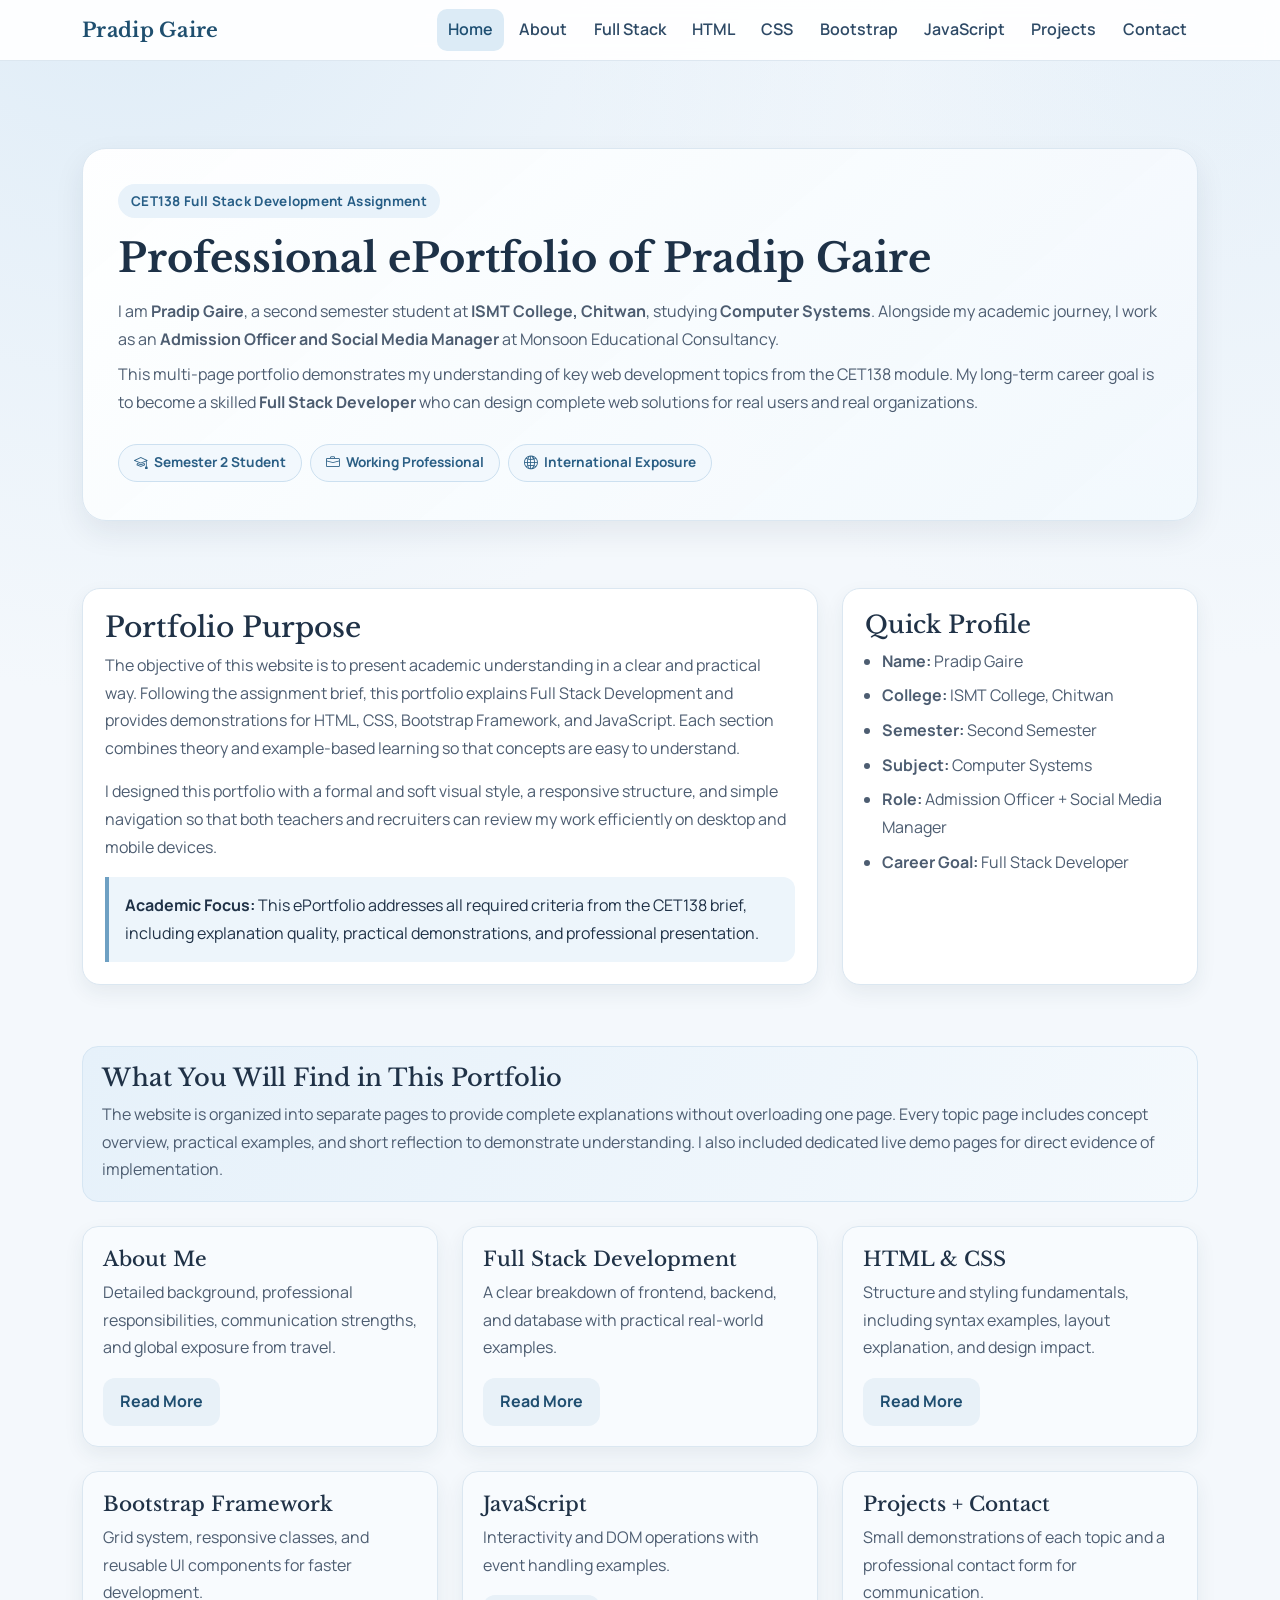
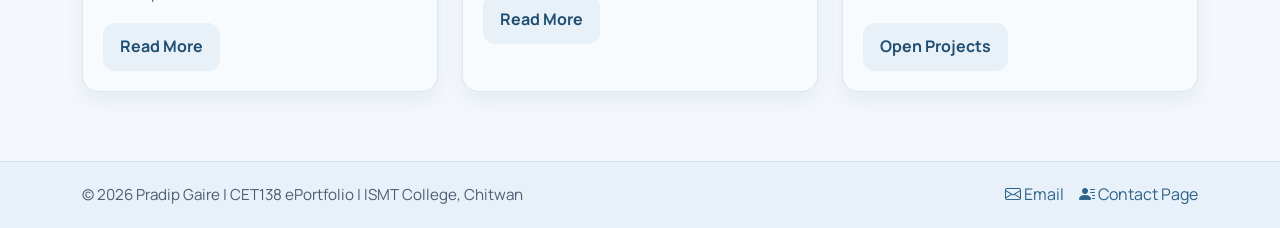
<file: cet138-eportfolio/index.html>
<!DOCTYPE html>
<html lang="en">
  <head>
    <meta charset="UTF-8" />
    <meta name="viewport" content="width=device-width, initial-scale=1.0" />
    <title>Pradip Gaire | ePortfolio - CET138</title>
    <meta
      name="description"
      content="Academic ePortfolio for CET138 Full Stack Development assignment by Pradip Gaire."
    />

    <!-- Bootstrap and icon library -->
    <link
      href="https://cdn.jsdelivr.net/npm/bootstrap@5.3.3/dist/css/bootstrap.min.css"
      rel="stylesheet"
      integrity="sha384-QWTKZyjpPEjISv5WaRU9OFeRpok6YctnYmDr5pNlyT2bRjXh0JMhjY6hW+ALEwIH"
      crossorigin="anonymous"
    />
    <link
      rel="stylesheet"
      href="https://cdn.jsdelivr.net/npm/bootstrap-icons@1.11.3/font/bootstrap-icons.min.css"
    />

    <!-- Project fonts and custom styling -->
    <link
      rel="preconnect"
      href="https://fonts.googleapis.com"
    />
    <link
      rel="preconnect"
      href="https://fonts.gstatic.com"
      crossorigin
    />
    <link
      href="https://fonts.googleapis.com/css2?family=Libre+Baskerville:wght@400;700&amp;family=Manrope:wght@400;500;600;700&amp;display=swap"
      rel="stylesheet"
    />
    <link rel="stylesheet" href="css/style.css" />
  </head>
  <body>
    <div class="page-shell">
      <!-- Shared top navigation -->
      <nav class="navbar navbar-expand-lg sticky-top">
        <div class="container">
          <a class="navbar-brand fw-bold" href="index.html">Pradip Gaire</a>
          <button
            class="navbar-toggler"
            type="button"
            data-bs-toggle="collapse"
            data-bs-target="#mainNav"
            aria-controls="mainNav"
            aria-expanded="false"
            aria-label="Toggle navigation"
          >
            <span class="navbar-toggler-icon"></span>
          </button>

          <div class="collapse navbar-collapse" id="mainNav">
            <ul class="navbar-nav ms-auto align-items-lg-center gap-lg-1">
              <li class="nav-item"><a data-nav-link class="nav-link" href="index.html">Home</a></li>
              <li class="nav-item"><a data-nav-link class="nav-link" href="pages/about.html">About</a></li>
              <li class="nav-item"><a data-nav-link class="nav-link" href="pages/full-stack.html">Full Stack</a></li>
              <li class="nav-item"><a data-nav-link class="nav-link" href="pages/html.html">HTML</a></li>
              <li class="nav-item"><a data-nav-link class="nav-link" href="pages/css.html">CSS</a></li>
              <li class="nav-item"><a data-nav-link class="nav-link" href="pages/bootstrap.html">Bootstrap</a></li>
              <li class="nav-item"><a data-nav-link class="nav-link" href="pages/javascript.html">JavaScript</a></li>
              <li class="nav-item"><a data-nav-link class="nav-link" href="pages/projects.html">Projects</a></li>
              <li class="nav-item"><a data-nav-link class="nav-link" href="pages/contact.html">Contact</a></li>
            </ul>
          </div>
        </div>
      </nav>

      <main class="main-content">
        <!-- Hero section -->
        <section class="hero">
          <div class="container">
            <div class="hero-card reveal">
              <span class="hero-tag">CET138 Full Stack Development Assignment</span>
              <h1 class="display-6 fw-bold">Professional ePortfolio of Pradip Gaire</h1>
              <p class="mb-2">
                I am <strong>Pradip Gaire</strong>, a second semester student at
                <strong>ISMT College, Chitwan</strong>, studying <strong>Computer Systems</strong>.
                Alongside my academic journey, I work as an
                <strong>Admission Officer and Social Media Manager</strong> at
                Monsoon Educational Consultancy.
              </p>
              <p class="mb-4">
                This multi-page portfolio demonstrates my understanding of key web development topics from the
                CET138 module. My long-term career goal is to become a skilled <strong>Full Stack Developer</strong>
                who can design complete web solutions for real users and real organizations.
              </p>
              <div>
                <span class="stat-pill"><i class="bi bi-mortarboard"></i> Semester 2 Student</span>
                <span class="stat-pill"><i class="bi bi-briefcase"></i> Working Professional</span>
                <span class="stat-pill"><i class="bi bi-globe2"></i> International Exposure</span>
              </div>
            </div>
          </div>
        </section>

        <section class="content-section pt-0">
          <div class="container">
            <div class="row g-4">
              <div class="col-lg-8 reveal">
                <div class="section-box h-100">
                  <h2 class="h3">Portfolio Purpose</h2>
                  <p>
                    The objective of this website is to present academic understanding in a clear and practical way.
                    Following the assignment brief, this portfolio explains Full Stack Development and provides
                    demonstrations for HTML, CSS, Bootstrap Framework, and JavaScript. Each section combines theory
                    and example-based learning so that concepts are easy to understand.
                  </p>
                  <p>
                    I designed this portfolio with a formal and soft visual style, a responsive structure, and simple
                    navigation so that both teachers and recruiters can review my work efficiently on desktop and mobile devices.
                  </p>
                  <div class="note-box mt-3">
                    <strong>Academic Focus:</strong> This ePortfolio addresses all required criteria from the CET138 brief,
                    including explanation quality, practical demonstrations, and professional presentation.
                  </div>
                </div>
              </div>

              <div class="col-lg-4 reveal">
                <div class="section-box h-100">
                  <h2 class="h4">Quick Profile</h2>
                  <ul class="list-clean mb-0">
                    <li><strong>Name:</strong> Pradip Gaire</li>
                    <li><strong>College:</strong> ISMT College, Chitwan</li>
                    <li><strong>Semester:</strong> Second Semester</li>
                    <li><strong>Subject:</strong> Computer Systems</li>
                    <li><strong>Role:</strong> Admission Officer + Social Media Manager</li>
                    <li><strong>Career Goal:</strong> Full Stack Developer</li>
                  </ul>
                </div>
              </div>
            </div>
          </div>
        </section>

        <section class="content-section">
          <div class="container">
            <div class="info-strip reveal mb-4">
              <h2 class="h4 mb-2">What You Will Find in This Portfolio</h2>
              <p class="mb-0">
                The website is organized into separate pages to provide complete explanations without overloading one page.
                Every topic page includes concept overview, practical examples, and short reflection to demonstrate understanding.
                I also included dedicated live demo pages for direct evidence of implementation.
              </p>
            </div>

            <!-- Topic cards overview -->
            <div class="row g-4">
              <div class="col-md-6 col-lg-4 reveal">
                <div class="topic-card">
                  <h3 class="h5">About Me</h3>
                  <p>
                    Detailed background, professional responsibilities, communication strengths, and global exposure from travel.
                  </p>
                  <a href="pages/about.html" class="soft-btn soft-btn-outline d-inline-block">Read More</a>
                </div>
              </div>
              <div class="col-md-6 col-lg-4 reveal">
                <div class="topic-card">
                  <h3 class="h5">Full Stack Development</h3>
                  <p>
                    A clear breakdown of frontend, backend, and database with practical real-world examples.
                  </p>
                  <a href="pages/full-stack.html" class="soft-btn soft-btn-outline d-inline-block">Read More</a>
                </div>
              </div>
              <div class="col-md-6 col-lg-4 reveal">
                <div class="topic-card">
                  <h3 class="h5">HTML &amp; CSS</h3>
                  <p>
                    Structure and styling fundamentals, including syntax examples, layout explanation, and design impact.
                  </p>
                  <a href="pages/html.html" class="soft-btn soft-btn-outline d-inline-block">Read More</a>
                </div>
              </div>
              <div class="col-md-6 col-lg-4 reveal">
                <div class="topic-card">
                  <h3 class="h5">Bootstrap Framework</h3>
                  <p>
                    Grid system, responsive classes, and reusable UI components for faster development.
                  </p>
                  <a href="pages/bootstrap.html" class="soft-btn soft-btn-outline d-inline-block">Read More</a>
                </div>
              </div>
              <div class="col-md-6 col-lg-4 reveal">
                <div class="topic-card">
                  <h3 class="h5">JavaScript</h3>
                  <p>
                    Interactivity and DOM operations with event handling examples.
                  </p>
                  <a href="pages/javascript.html" class="soft-btn soft-btn-outline d-inline-block">Read More</a>
                </div>
              </div>
              <div class="col-md-6 col-lg-4 reveal">
                <div class="topic-card">
                  <h3 class="h5">Projects + Contact</h3>
                  <p>
                    Small demonstrations of each topic and a professional contact form for communication.
                  </p>
                  <a href="pages/projects.html" class="soft-btn soft-btn-outline d-inline-block">Open Projects</a>
                </div>
              </div>
            </div>
          </div>
        </section>
      </main>

      <!-- Shared footer -->
      <footer class="site-footer">
        <div class="container d-md-flex justify-content-between align-items-center">
          <p>&copy; 2026 Pradip Gaire | CET138 ePortfolio | ISMT College, Chitwan</p>
          <div class="footer-links">
            <a href="mailto:pradipgaire10@gmail.com"><i class="bi bi-envelope"></i> Email</a>
            <a href="pages/contact.html"><i class="bi bi-person-lines-fill"></i> Contact Page</a>
          </div>
        </div>
      </footer>
    </div>

    <script
      src="https://cdn.jsdelivr.net/npm/bootstrap@5.3.3/dist/js/bootstrap.bundle.min.js"
      integrity="sha384-YvpcrYf0tY3lHB60NNkmXc5s9fDVZLESaAA55NDzOxhy9GkcIdslK1eN7N6jIeHz"
      crossorigin="anonymous"
    ></script>
    <script src="js/main.js"></script>
  </body>
</html>
</file>
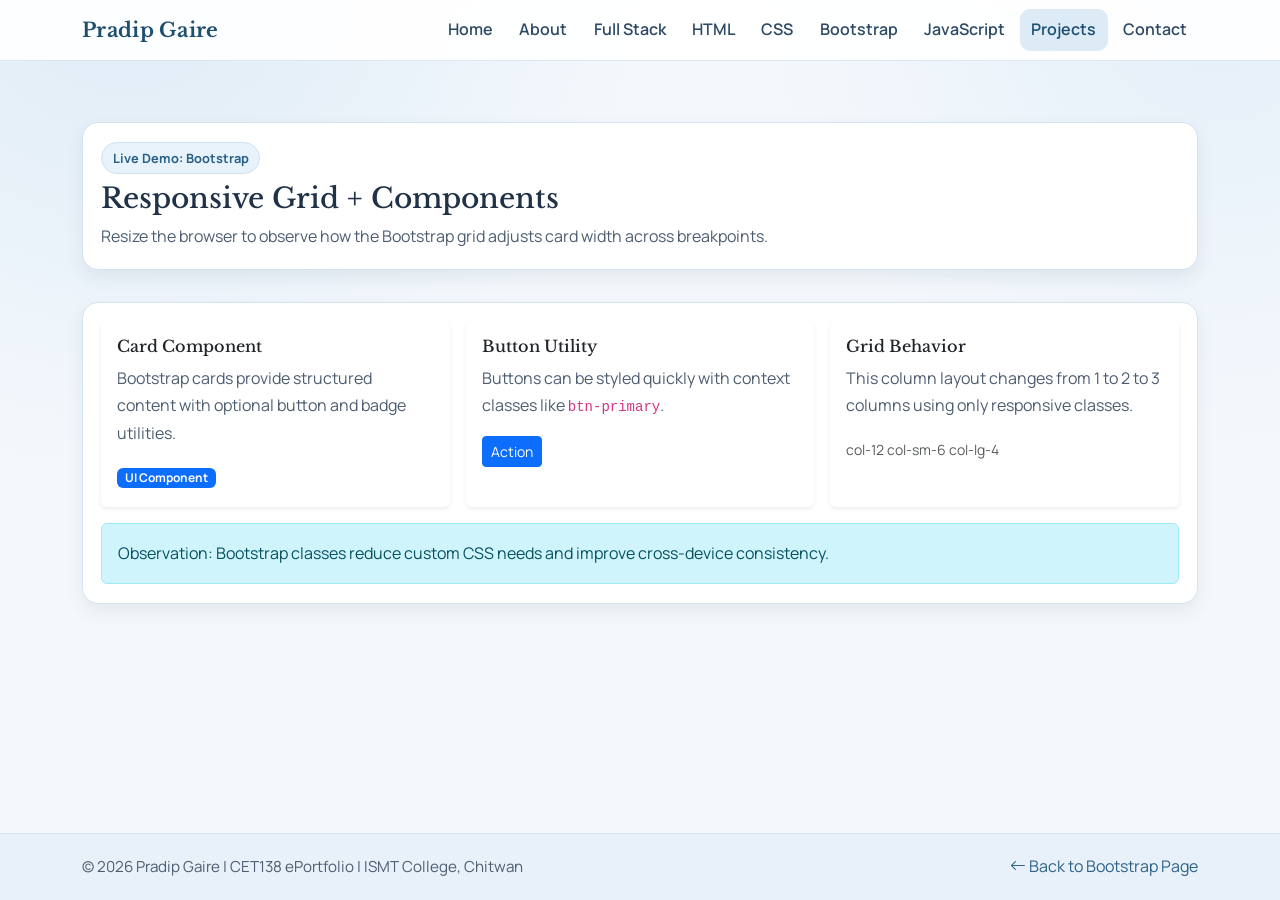
<file: cet138-eportfolio/demos/bootstrap-grid-demo.html>
<!DOCTYPE html>
<html lang="en">
  <head>
    <meta charset="UTF-8" />
    <meta name="viewport" content="width=device-width, initial-scale=1.0" />
    <title>Bootstrap Grid Demo | Pradip Gaire</title>
    <meta name="description" content="Bootstrap responsive layout and reusable component demonstration." />
    <link href="https://cdn.jsdelivr.net/npm/bootstrap@5.3.3/dist/css/bootstrap.min.css" rel="stylesheet" integrity="sha384-QWTKZyjpPEjISv5WaRU9OFeRpok6YctnYmDr5pNlyT2bRjXh0JMhjY6hW+ALEwIH" crossorigin="anonymous" />
    <link rel="stylesheet" href="https://cdn.jsdelivr.net/npm/bootstrap-icons@1.11.3/font/bootstrap-icons.min.css" />
    <link rel="preconnect" href="https://fonts.googleapis.com" />
    <link rel="preconnect" href="https://fonts.gstatic.com" crossorigin />
    <link href="https://fonts.googleapis.com/css2?family=Libre+Baskerville:wght@400;700&amp;family=Manrope:wght@400;500;600;700&amp;display=swap" rel="stylesheet" />
    <link rel="stylesheet" href="../css/style.css" />
    <link rel="stylesheet" href="../css/demos.css" />
  </head>
  <body>
    <div class="page-shell">
      <nav class="navbar navbar-expand-lg sticky-top">
        <div class="container">
          <a class="navbar-brand fw-bold" href="../index.html">Pradip Gaire</a>
          <button class="navbar-toggler" type="button" data-bs-toggle="collapse" data-bs-target="#mainNav" aria-controls="mainNav" aria-expanded="false" aria-label="Toggle navigation"><span class="navbar-toggler-icon"></span></button>
          <div class="collapse navbar-collapse" id="mainNav">
            <ul class="navbar-nav ms-auto align-items-lg-center gap-lg-1">
              <li class="nav-item"><a data-nav-link class="nav-link" href="../index.html">Home</a></li>
              <li class="nav-item"><a data-nav-link class="nav-link" href="../pages/about.html">About</a></li>
              <li class="nav-item"><a data-nav-link class="nav-link" href="../pages/full-stack.html">Full Stack</a></li>
              <li class="nav-item"><a data-nav-link class="nav-link" href="../pages/html.html">HTML</a></li>
              <li class="nav-item"><a data-nav-link class="nav-link" href="../pages/css.html">CSS</a></li>
              <li class="nav-item"><a data-nav-link class="nav-link" href="../pages/bootstrap.html">Bootstrap</a></li>
              <li class="nav-item"><a data-nav-link class="nav-link" href="../pages/javascript.html">JavaScript</a></li>
              <li class="nav-item"><a data-nav-link class="nav-link" href="../pages/projects.html">Projects</a></li>
              <li class="nav-item"><a data-nav-link class="nav-link" href="../pages/contact.html">Contact</a></li>
            </ul>
          </div>
        </div>
      </nav>

      <main class="main-content">
        <section class="demo-hero">
          <div class="container">
            <div class="demo-layout-card reveal">
              <span class="demo-chip">Live Demo: Bootstrap</span>
              <h1 class="h3 mt-2">Responsive Grid + Components</h1>
              <p class="mb-0">Resize the browser to observe how the Bootstrap grid adjusts card width across breakpoints.</p>
            </div>
          </div>
        </section>

        <section class="content-section pt-0">
          <div class="container reveal">
            <div class="demo-layout-card">
              <div class="row g-3">
                <div class="col-12 col-sm-6 col-lg-4">
                  <div class="card h-100 border-0 shadow-sm">
                    <div class="card-body">
                      <h2 class="h6 card-title">Card Component</h2>
                      <p class="card-text">Bootstrap cards provide structured content with optional button and badge utilities.</p>
                      <span class="badge text-bg-primary">UI Component</span>
                    </div>
                  </div>
                </div>
                <div class="col-12 col-sm-6 col-lg-4">
                  <div class="card h-100 border-0 shadow-sm">
                    <div class="card-body">
                      <h2 class="h6 card-title">Button Utility</h2>
                      <p class="card-text">Buttons can be styled quickly with context classes like <code>btn-primary</code>.</p>
                      <button class="btn btn-primary btn-sm" type="button">Action</button>
                    </div>
                  </div>
                </div>
                <div class="col-12 col-sm-6 col-lg-4">
                  <div class="card h-100 border-0 shadow-sm">
                    <div class="card-body">
                      <h2 class="h6 card-title">Grid Behavior</h2>
                      <p class="card-text">This column layout changes from 1 to 2 to 3 columns using only responsive classes.</p>
                      <small class="text-muted">col-12 col-sm-6 col-lg-4</small>
                    </div>
                  </div>
                </div>
              </div>

              <div class="alert alert-info mt-3 mb-0" role="alert">
                Observation: Bootstrap classes reduce custom CSS needs and improve cross-device consistency.
              </div>
            </div>
          </div>
        </section>
      </main>

      <footer class="site-footer">
        <div class="container d-md-flex justify-content-between align-items-center">
          <p>&copy; 2026 Pradip Gaire | CET138 ePortfolio | ISMT College, Chitwan</p>
          <div class="footer-links">
            <a href="../pages/bootstrap.html"><i class="bi bi-arrow-left"></i> Back to Bootstrap Page</a>
          </div>
        </div>
      </footer>
    </div>

    <script src="https://cdn.jsdelivr.net/npm/bootstrap@5.3.3/dist/js/bootstrap.bundle.min.js" integrity="sha384-YvpcrYf0tY3lHB60NNkmXc5s9fDVZLESaAA55NDzOxhy9GkcIdslK1eN7N6jIeHz" crossorigin="anonymous"></script>
    <script src="../js/main.js"></script>
  </body>
</html>
</file>
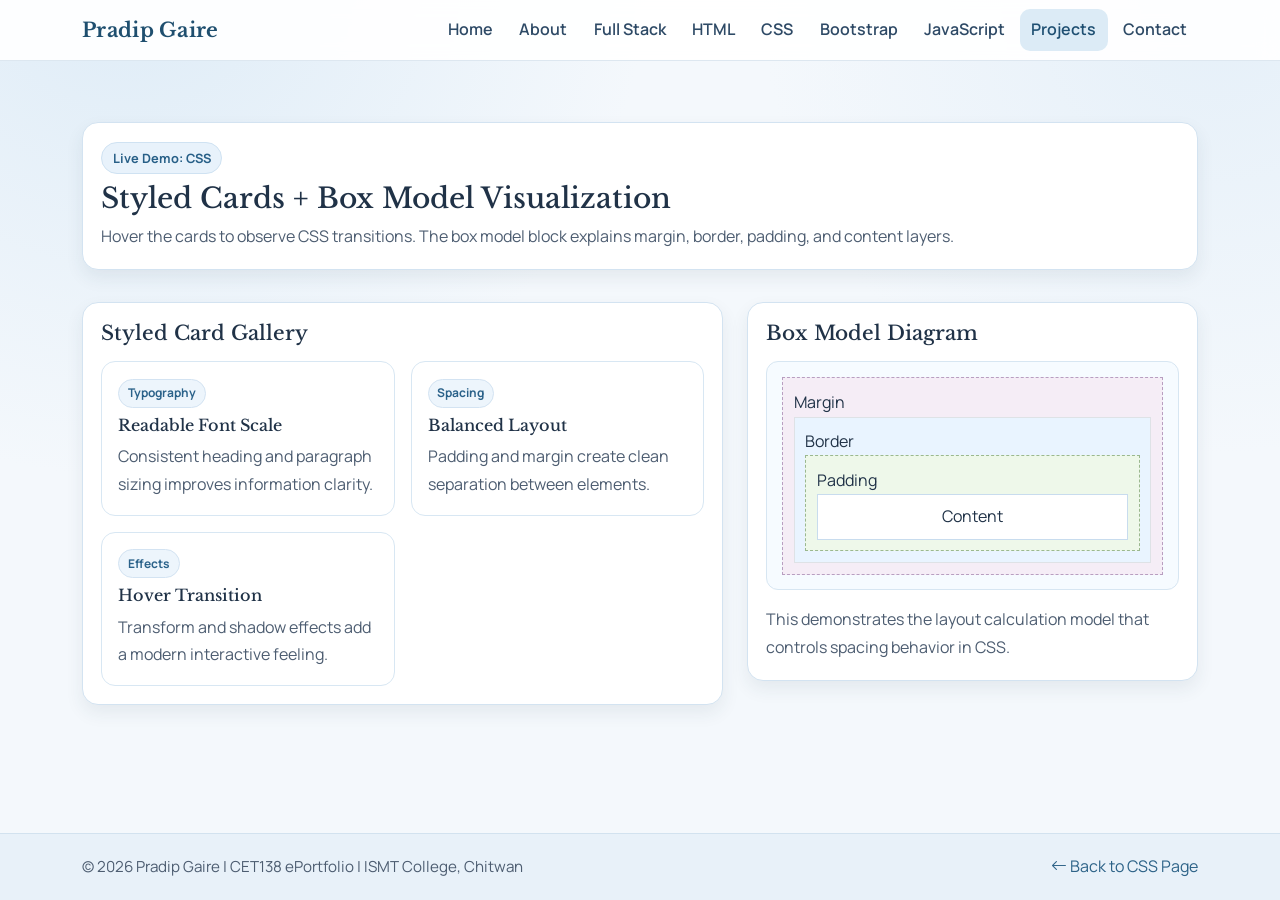
<file: cet138-eportfolio/demos/css-styled-card-demo.html>
<!DOCTYPE html>
<html lang="en">
  <head>
    <meta charset="UTF-8" />
    <meta name="viewport" content="width=device-width, initial-scale=1.0" />
    <title>CSS Styled Card Demo | Pradip Gaire</title>
    <meta name="description" content="CSS demonstration of card styling, hover effects, and box model." />
    <link href="https://cdn.jsdelivr.net/npm/bootstrap@5.3.3/dist/css/bootstrap.min.css" rel="stylesheet" integrity="sha384-QWTKZyjpPEjISv5WaRU9OFeRpok6YctnYmDr5pNlyT2bRjXh0JMhjY6hW+ALEwIH" crossorigin="anonymous" />
    <link rel="stylesheet" href="https://cdn.jsdelivr.net/npm/bootstrap-icons@1.11.3/font/bootstrap-icons.min.css" />
    <link rel="preconnect" href="https://fonts.googleapis.com" />
    <link rel="preconnect" href="https://fonts.gstatic.com" crossorigin />
    <link href="https://fonts.googleapis.com/css2?family=Libre+Baskerville:wght@400;700&amp;family=Manrope:wght@400;500;600;700&amp;display=swap" rel="stylesheet" />
    <link rel="stylesheet" href="../css/style.css" />
    <link rel="stylesheet" href="../css/demos.css" />
  </head>
  <body>
    <div class="page-shell">
      <nav class="navbar navbar-expand-lg sticky-top">
        <div class="container">
          <a class="navbar-brand fw-bold" href="../index.html">Pradip Gaire</a>
          <button class="navbar-toggler" type="button" data-bs-toggle="collapse" data-bs-target="#mainNav" aria-controls="mainNav" aria-expanded="false" aria-label="Toggle navigation"><span class="navbar-toggler-icon"></span></button>
          <div class="collapse navbar-collapse" id="mainNav">
            <ul class="navbar-nav ms-auto align-items-lg-center gap-lg-1">
              <li class="nav-item"><a data-nav-link class="nav-link" href="../index.html">Home</a></li>
              <li class="nav-item"><a data-nav-link class="nav-link" href="../pages/about.html">About</a></li>
              <li class="nav-item"><a data-nav-link class="nav-link" href="../pages/full-stack.html">Full Stack</a></li>
              <li class="nav-item"><a data-nav-link class="nav-link" href="../pages/html.html">HTML</a></li>
              <li class="nav-item"><a data-nav-link class="nav-link" href="../pages/css.html">CSS</a></li>
              <li class="nav-item"><a data-nav-link class="nav-link" href="../pages/bootstrap.html">Bootstrap</a></li>
              <li class="nav-item"><a data-nav-link class="nav-link" href="../pages/javascript.html">JavaScript</a></li>
              <li class="nav-item"><a data-nav-link class="nav-link" href="../pages/projects.html">Projects</a></li>
              <li class="nav-item"><a data-nav-link class="nav-link" href="../pages/contact.html">Contact</a></li>
            </ul>
          </div>
        </div>
      </nav>

      <main class="main-content">
        <section class="demo-hero">
          <div class="container">
            <div class="demo-layout-card reveal">
              <span class="demo-chip">Live Demo: CSS</span>
              <h1 class="h3 mt-2">Styled Cards + Box Model Visualization</h1>
              <p class="mb-0">Hover the cards to observe CSS transitions. The box model block explains margin, border, padding, and content layers.</p>
            </div>
          </div>
        </section>

        <section class="content-section pt-0">
          <div class="container">
            <div class="row g-4">
              <div class="col-lg-7 reveal">
                <div class="demo-layout-card">
                  <h2 class="h5 mb-3">Styled Card Gallery</h2>
                  <div class="card-gallery">
                    <article class="card-demo">
                      <span class="small-tag">Typography</span>
                      <h3 class="h6 mt-2">Readable Font Scale</h3>
                      <p class="mb-0">Consistent heading and paragraph sizing improves information clarity.</p>
                    </article>
                    <article class="card-demo">
                      <span class="small-tag">Spacing</span>
                      <h3 class="h6 mt-2">Balanced Layout</h3>
                      <p class="mb-0">Padding and margin create clean separation between elements.</p>
                    </article>
                    <article class="card-demo">
                      <span class="small-tag">Effects</span>
                      <h3 class="h6 mt-2">Hover Transition</h3>
                      <p class="mb-0">Transform and shadow effects add a modern interactive feeling.</p>
                    </article>
                  </div>
                </div>
              </div>

              <div class="col-lg-5 reveal">
                <div class="demo-layout-card">
                  <h2 class="h5 mb-3">Box Model Diagram</h2>
                  <div class="box-model">
                    <div class="margin">
                      Margin
                      <div class="border">
                        Border
                        <div class="padding">
                          Padding
                          <div class="content">Content</div>
                        </div>
                      </div>
                    </div>
                  </div>
                  <p class="mt-3 mb-0">This demonstrates the layout calculation model that controls spacing behavior in CSS.</p>
                </div>
              </div>
            </div>
          </div>
        </section>
      </main>

      <footer class="site-footer">
        <div class="container d-md-flex justify-content-between align-items-center">
          <p>&copy; 2026 Pradip Gaire | CET138 ePortfolio | ISMT College, Chitwan</p>
          <div class="footer-links">
            <a href="../pages/css.html"><i class="bi bi-arrow-left"></i> Back to CSS Page</a>
          </div>
        </div>
      </footer>
    </div>

    <script src="https://cdn.jsdelivr.net/npm/bootstrap@5.3.3/dist/js/bootstrap.bundle.min.js" integrity="sha384-YvpcrYf0tY3lHB60NNkmXc5s9fDVZLESaAA55NDzOxhy9GkcIdslK1eN7N6jIeHz" crossorigin="anonymous"></script>
    <script src="../js/main.js"></script>
  </body>
</html>
</file>
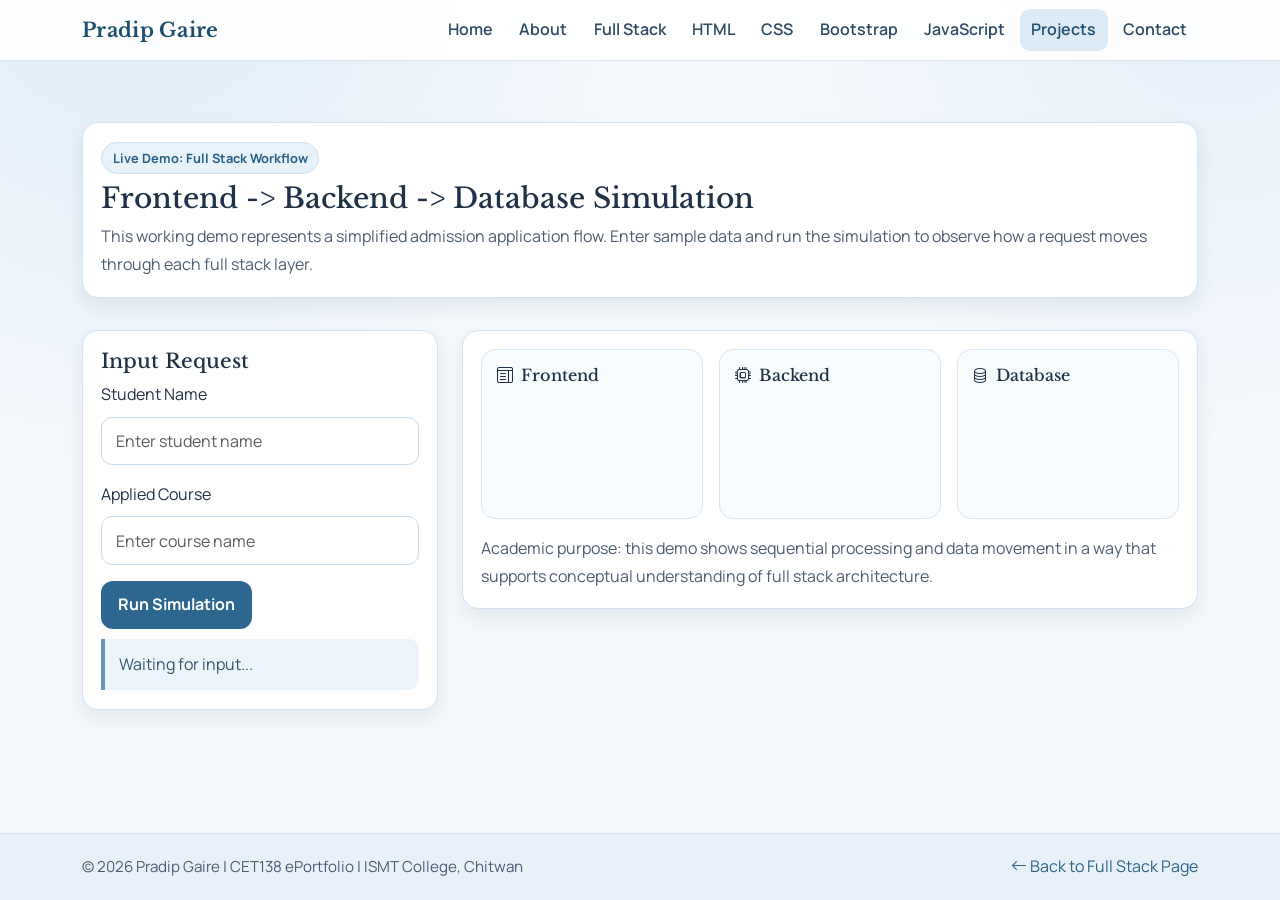
<file: cet138-eportfolio/demos/full-stack-flow-demo.html>
<!DOCTYPE html>
<html lang="en">
  <head>
    <meta charset="UTF-8" />
    <meta name="viewport" content="width=device-width, initial-scale=1.0" />
    <title>Full Stack Flow Demo | Pradip Gaire</title>
    <meta name="description" content="Interactive simulation of frontend, backend, and database workflow." />
    <link href="https://cdn.jsdelivr.net/npm/bootstrap@5.3.3/dist/css/bootstrap.min.css" rel="stylesheet" integrity="sha384-QWTKZyjpPEjISv5WaRU9OFeRpok6YctnYmDr5pNlyT2bRjXh0JMhjY6hW+ALEwIH" crossorigin="anonymous" />
    <link rel="stylesheet" href="https://cdn.jsdelivr.net/npm/bootstrap-icons@1.11.3/font/bootstrap-icons.min.css" />
    <link rel="preconnect" href="https://fonts.googleapis.com" />
    <link rel="preconnect" href="https://fonts.gstatic.com" crossorigin />
    <link href="https://fonts.googleapis.com/css2?family=Libre+Baskerville:wght@400;700&amp;family=Manrope:wght@400;500;600;700&amp;display=swap" rel="stylesheet" />
    <link rel="stylesheet" href="../css/style.css" />
    <link rel="stylesheet" href="../css/demos.css" />
  </head>
  <body>
    <div class="page-shell">
      <nav class="navbar navbar-expand-lg sticky-top">
        <div class="container">
          <a class="navbar-brand fw-bold" href="../index.html">Pradip Gaire</a>
          <button class="navbar-toggler" type="button" data-bs-toggle="collapse" data-bs-target="#mainNav" aria-controls="mainNav" aria-expanded="false" aria-label="Toggle navigation"><span class="navbar-toggler-icon"></span></button>
          <div class="collapse navbar-collapse" id="mainNav">
            <ul class="navbar-nav ms-auto align-items-lg-center gap-lg-1">
              <li class="nav-item"><a data-nav-link class="nav-link" href="../index.html">Home</a></li>
              <li class="nav-item"><a data-nav-link class="nav-link" href="../pages/about.html">About</a></li>
              <li class="nav-item"><a data-nav-link class="nav-link" href="../pages/full-stack.html">Full Stack</a></li>
              <li class="nav-item"><a data-nav-link class="nav-link" href="../pages/html.html">HTML</a></li>
              <li class="nav-item"><a data-nav-link class="nav-link" href="../pages/css.html">CSS</a></li>
              <li class="nav-item"><a data-nav-link class="nav-link" href="../pages/bootstrap.html">Bootstrap</a></li>
              <li class="nav-item"><a data-nav-link class="nav-link" href="../pages/javascript.html">JavaScript</a></li>
              <li class="nav-item"><a data-nav-link class="nav-link" href="../pages/projects.html">Projects</a></li>
              <li class="nav-item"><a data-nav-link class="nav-link" href="../pages/contact.html">Contact</a></li>
            </ul>
          </div>
        </div>
      </nav>

      <main class="main-content">
        <section class="demo-hero">
          <div class="container">
            <div class="demo-layout-card reveal">
              <span class="demo-chip">Live Demo: Full Stack Workflow</span>
              <h1 class="h3 mt-2">Frontend -> Backend -> Database Simulation</h1>
              <p class="mb-0">
                This working demo represents a simplified admission application flow. Enter sample data and run the
                simulation to observe how a request moves through each full stack layer.
              </p>
            </div>
          </div>
        </section>

        <section class="content-section pt-0">
          <div class="container">
            <div class="row g-4 align-items-start">
              <div class="col-lg-4 reveal">
                <div class="demo-layout-card">
                  <h2 class="h5">Input Request</h2>
                  <div class="mb-3">
                    <label class="form-label" for="flow-name">Student Name</label>
                    <input class="form-control" id="flow-name" type="text" placeholder="Enter student name" />
                  </div>
                  <div class="mb-3">
                    <label class="form-label" for="flow-course">Applied Course</label>
                    <input class="form-control" id="flow-course" type="text" placeholder="Enter course name" />
                  </div>
                  <button class="soft-btn soft-btn-primary" id="run-flow-btn" type="button">Run Simulation</button>
                  <div class="demo-result" id="flow-result">Waiting for input...</div>
                </div>
              </div>

              <div class="col-lg-8 reveal">
                <div class="demo-layout-card">
                  <div class="row g-3">
                    <div class="col-md-4">
                      <div class="flow-col">
                        <h4><i class="bi bi-layout-text-window me-2"></i>Frontend</h4>
                        <ul id="frontend-log"></ul>
                      </div>
                    </div>
                    <div class="col-md-4">
                      <div class="flow-col">
                        <h4><i class="bi bi-cpu me-2"></i>Backend</h4>
                        <ul id="backend-log"></ul>
                      </div>
                    </div>
                    <div class="col-md-4">
                      <div class="flow-col">
                        <h4><i class="bi bi-database me-2"></i>Database</h4>
                        <ul id="database-log"></ul>
                      </div>
                    </div>
                  </div>
                  <p class="mt-3 mb-0">
                    Academic purpose: this demo shows sequential processing and data movement in a way that supports
                    conceptual understanding of full stack architecture.
                  </p>
                </div>
              </div>
            </div>
          </div>
        </section>
      </main>

      <footer class="site-footer">
        <div class="container d-md-flex justify-content-between align-items-center">
          <p>&copy; 2026 Pradip Gaire | CET138 ePortfolio | ISMT College, Chitwan</p>
          <div class="footer-links">
            <a href="../pages/full-stack.html"><i class="bi bi-arrow-left"></i> Back to Full Stack Page</a>
          </div>
        </div>
      </footer>
    </div>

    <script src="https://cdn.jsdelivr.net/npm/bootstrap@5.3.3/dist/js/bootstrap.bundle.min.js" integrity="sha384-YvpcrYf0tY3lHB60NNkmXc5s9fDVZLESaAA55NDzOxhy9GkcIdslK1eN7N6jIeHz" crossorigin="anonymous"></script>
    <script src="../js/main.js"></script>
    <script src="../js/demos.js"></script>
  </body>
</html>
</file>
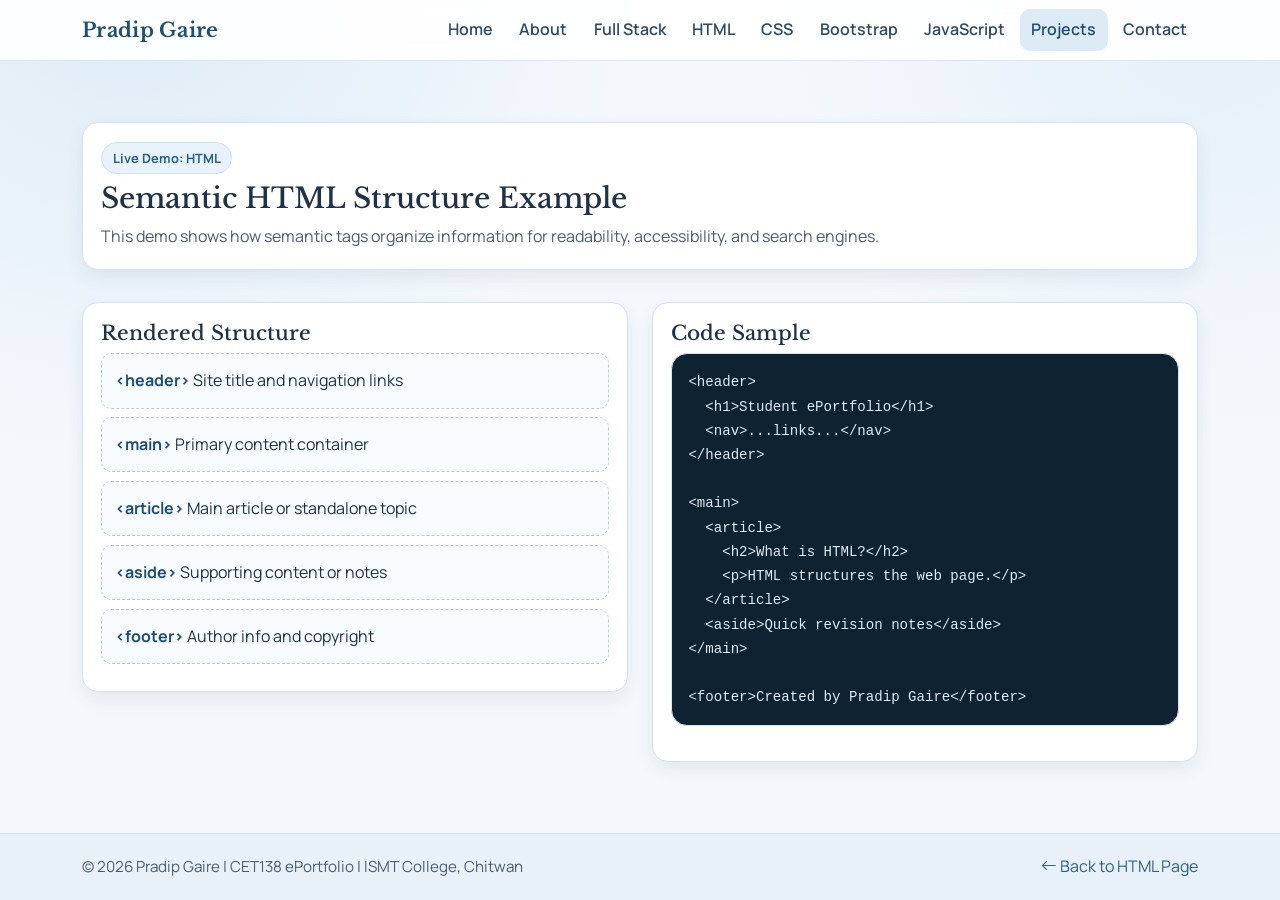
<file: cet138-eportfolio/demos/html-structure-demo.html>
<!DOCTYPE html>
<html lang="en">
  <head>
    <meta charset="UTF-8" />
    <meta name="viewport" content="width=device-width, initial-scale=1.0" />
    <title>HTML Structure Demo | Pradip Gaire</title>
    <meta name="description" content="Semantic HTML demonstration with clear structural sections." />
    <link href="https://cdn.jsdelivr.net/npm/bootstrap@5.3.3/dist/css/bootstrap.min.css" rel="stylesheet" integrity="sha384-QWTKZyjpPEjISv5WaRU9OFeRpok6YctnYmDr5pNlyT2bRjXh0JMhjY6hW+ALEwIH" crossorigin="anonymous" />
    <link rel="stylesheet" href="https://cdn.jsdelivr.net/npm/bootstrap-icons@1.11.3/font/bootstrap-icons.min.css" />
    <link rel="preconnect" href="https://fonts.googleapis.com" />
    <link rel="preconnect" href="https://fonts.gstatic.com" crossorigin />
    <link href="https://fonts.googleapis.com/css2?family=Libre+Baskerville:wght@400;700&amp;family=Manrope:wght@400;500;600;700&amp;display=swap" rel="stylesheet" />
    <link rel="stylesheet" href="../css/style.css" />
    <link rel="stylesheet" href="../css/demos.css" />
  </head>
  <body>
    <div class="page-shell">
      <nav class="navbar navbar-expand-lg sticky-top">
        <div class="container">
          <a class="navbar-brand fw-bold" href="../index.html">Pradip Gaire</a>
          <button class="navbar-toggler" type="button" data-bs-toggle="collapse" data-bs-target="#mainNav" aria-controls="mainNav" aria-expanded="false" aria-label="Toggle navigation"><span class="navbar-toggler-icon"></span></button>
          <div class="collapse navbar-collapse" id="mainNav">
            <ul class="navbar-nav ms-auto align-items-lg-center gap-lg-1">
              <li class="nav-item"><a data-nav-link class="nav-link" href="../index.html">Home</a></li>
              <li class="nav-item"><a data-nav-link class="nav-link" href="../pages/about.html">About</a></li>
              <li class="nav-item"><a data-nav-link class="nav-link" href="../pages/full-stack.html">Full Stack</a></li>
              <li class="nav-item"><a data-nav-link class="nav-link" href="../pages/html.html">HTML</a></li>
              <li class="nav-item"><a data-nav-link class="nav-link" href="../pages/css.html">CSS</a></li>
              <li class="nav-item"><a data-nav-link class="nav-link" href="../pages/bootstrap.html">Bootstrap</a></li>
              <li class="nav-item"><a data-nav-link class="nav-link" href="../pages/javascript.html">JavaScript</a></li>
              <li class="nav-item"><a data-nav-link class="nav-link" href="../pages/projects.html">Projects</a></li>
              <li class="nav-item"><a data-nav-link class="nav-link" href="../pages/contact.html">Contact</a></li>
            </ul>
          </div>
        </div>
      </nav>

      <main class="main-content">
        <section class="demo-hero">
          <div class="container">
            <div class="demo-layout-card reveal">
              <span class="demo-chip">Live Demo: HTML</span>
              <h1 class="h3 mt-2">Semantic HTML Structure Example</h1>
              <p class="mb-0">This demo shows how semantic tags organize information for readability, accessibility, and search engines.</p>
            </div>
          </div>
        </section>

        <section class="content-section pt-0">
          <div class="container">
            <div class="row g-4">
              <div class="col-lg-6 reveal">
                <div class="demo-layout-card">
                  <h2 class="h5">Rendered Structure</h2>
                  <div class="semantic-box"><strong>&lt;header&gt;</strong> Site title and navigation links</div>
                  <div class="semantic-box"><strong>&lt;main&gt;</strong> Primary content container</div>
                  <div class="semantic-box"><strong>&lt;article&gt;</strong> Main article or standalone topic</div>
                  <div class="semantic-box"><strong>&lt;aside&gt;</strong> Supporting content or notes</div>
                  <div class="semantic-box"><strong>&lt;footer&gt;</strong> Author info and copyright</div>
                </div>
              </div>

              <div class="col-lg-6 reveal">
                <div class="demo-layout-card">
                  <h2 class="h5">Code Sample</h2>
                  <pre class="code-panel"><code>&lt;header&gt;
  &lt;h1&gt;Student ePortfolio&lt;/h1&gt;
  &lt;nav&gt;...links...&lt;/nav&gt;
&lt;/header&gt;

&lt;main&gt;
  &lt;article&gt;
    &lt;h2&gt;What is HTML?&lt;/h2&gt;
    &lt;p&gt;HTML structures the web page.&lt;/p&gt;
  &lt;/article&gt;
  &lt;aside&gt;Quick revision notes&lt;/aside&gt;
&lt;/main&gt;

&lt;footer&gt;Created by Pradip Gaire&lt;/footer&gt;</code></pre>
                </div>
              </div>
            </div>
          </div>
        </section>
      </main>

      <footer class="site-footer">
        <div class="container d-md-flex justify-content-between align-items-center">
          <p>&copy; 2026 Pradip Gaire | CET138 ePortfolio | ISMT College, Chitwan</p>
          <div class="footer-links">
            <a href="../pages/html.html"><i class="bi bi-arrow-left"></i> Back to HTML Page</a>
          </div>
        </div>
      </footer>
    </div>

    <script src="https://cdn.jsdelivr.net/npm/bootstrap@5.3.3/dist/js/bootstrap.bundle.min.js" integrity="sha384-YvpcrYf0tY3lHB60NNkmXc5s9fDVZLESaAA55NDzOxhy9GkcIdslK1eN7N6jIeHz" crossorigin="anonymous"></script>
    <script src="../js/main.js"></script>
  </body>
</html>
</file>
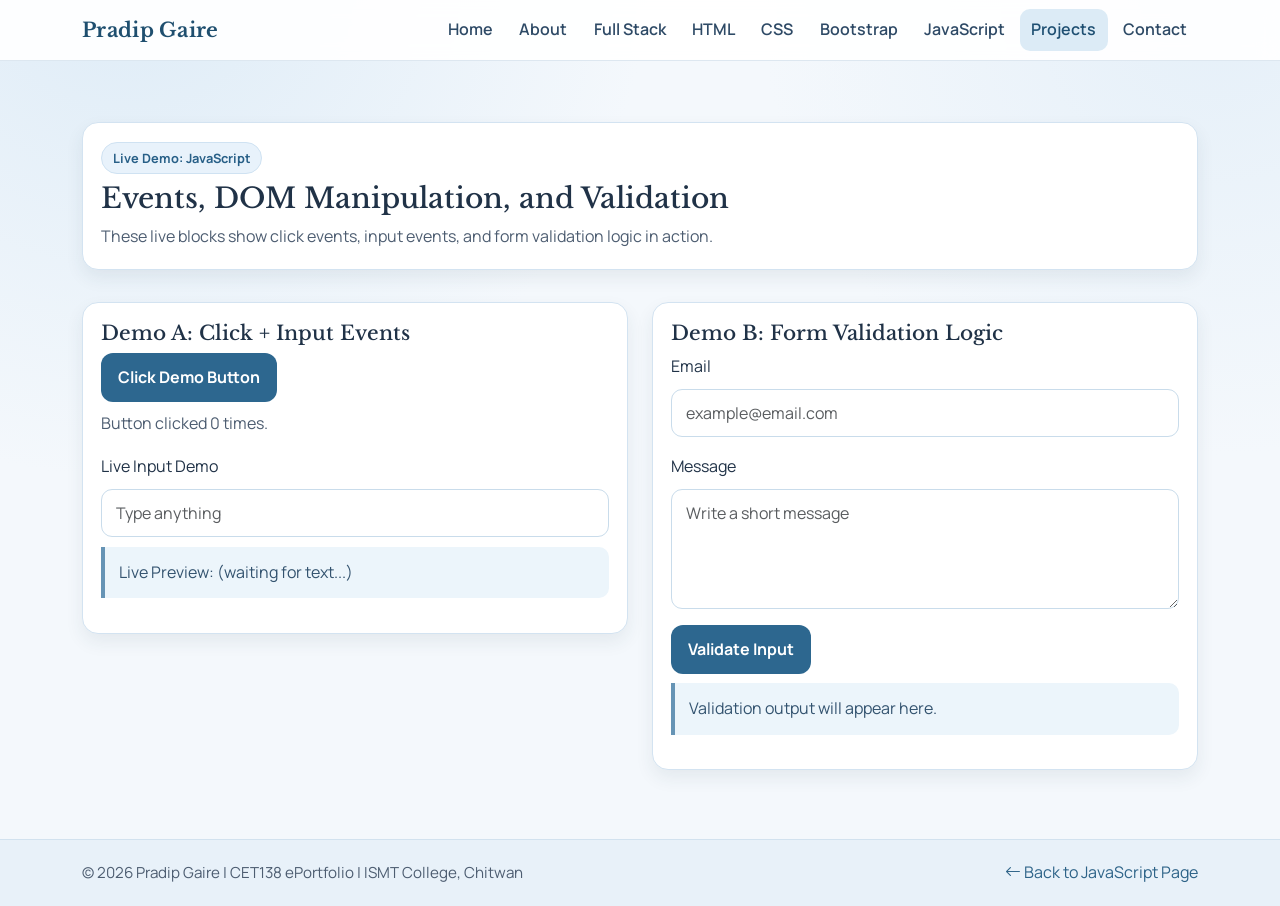
<file: cet138-eportfolio/demos/javascript-interaction-demo.html>
<!DOCTYPE html>
<html lang="en">
  <head>
    <meta charset="UTF-8" />
    <meta name="viewport" content="width=device-width, initial-scale=1.0" />
    <title>JavaScript Interaction Demo | Pradip Gaire</title>
    <meta name="description" content="JavaScript event handling, DOM updates, and validation demo." />
    <link href="https://cdn.jsdelivr.net/npm/bootstrap@5.3.3/dist/css/bootstrap.min.css" rel="stylesheet" integrity="sha384-QWTKZyjpPEjISv5WaRU9OFeRpok6YctnYmDr5pNlyT2bRjXh0JMhjY6hW+ALEwIH" crossorigin="anonymous" />
    <link rel="stylesheet" href="https://cdn.jsdelivr.net/npm/bootstrap-icons@1.11.3/font/bootstrap-icons.min.css" />
    <link rel="preconnect" href="https://fonts.googleapis.com" />
    <link rel="preconnect" href="https://fonts.gstatic.com" crossorigin />
    <link href="https://fonts.googleapis.com/css2?family=Libre+Baskerville:wght@400;700&amp;family=Manrope:wght@400;500;600;700&amp;display=swap" rel="stylesheet" />
    <link rel="stylesheet" href="../css/style.css" />
    <link rel="stylesheet" href="../css/demos.css" />
  </head>
  <body>
    <div class="page-shell">
      <nav class="navbar navbar-expand-lg sticky-top">
        <div class="container">
          <a class="navbar-brand fw-bold" href="../index.html">Pradip Gaire</a>
          <button class="navbar-toggler" type="button" data-bs-toggle="collapse" data-bs-target="#mainNav" aria-controls="mainNav" aria-expanded="false" aria-label="Toggle navigation"><span class="navbar-toggler-icon"></span></button>
          <div class="collapse navbar-collapse" id="mainNav">
            <ul class="navbar-nav ms-auto align-items-lg-center gap-lg-1">
              <li class="nav-item"><a data-nav-link class="nav-link" href="../index.html">Home</a></li>
              <li class="nav-item"><a data-nav-link class="nav-link" href="../pages/about.html">About</a></li>
              <li class="nav-item"><a data-nav-link class="nav-link" href="../pages/full-stack.html">Full Stack</a></li>
              <li class="nav-item"><a data-nav-link class="nav-link" href="../pages/html.html">HTML</a></li>
              <li class="nav-item"><a data-nav-link class="nav-link" href="../pages/css.html">CSS</a></li>
              <li class="nav-item"><a data-nav-link class="nav-link" href="../pages/bootstrap.html">Bootstrap</a></li>
              <li class="nav-item"><a data-nav-link class="nav-link" href="../pages/javascript.html">JavaScript</a></li>
              <li class="nav-item"><a data-nav-link class="nav-link" href="../pages/projects.html">Projects</a></li>
              <li class="nav-item"><a data-nav-link class="nav-link" href="../pages/contact.html">Contact</a></li>
            </ul>
          </div>
        </div>
      </nav>

      <main class="main-content">
        <section class="demo-hero">
          <div class="container">
            <div class="demo-layout-card reveal">
              <span class="demo-chip">Live Demo: JavaScript</span>
              <h1 class="h3 mt-2">Events, DOM Manipulation, and Validation</h1>
              <p class="mb-0">These live blocks show click events, input events, and form validation logic in action.</p>
            </div>
          </div>
        </section>

        <section class="content-section pt-0">
          <div class="container">
            <div class="row g-4">
              <div class="col-lg-6 reveal">
                <div class="demo-layout-card">
                  <h2 class="h5">Demo A: Click + Input Events</h2>
                  <button id="demo-click-btn" class="soft-btn soft-btn-primary" type="button">Click Demo Button</button>
                  <p id="demo-click-output" class="mt-2 mb-3">Button clicked 0 times.</p>

                  <label for="demo-input-field" class="form-label">Live Input Demo</label>
                  <input id="demo-input-field" class="form-control" type="text" placeholder="Type anything" />
                  <p id="demo-input-output" class="demo-result">Live Preview: (waiting for text...)</p>
                </div>
              </div>

              <div class="col-lg-6 reveal">
                <div class="demo-layout-card">
                  <h2 class="h5">Demo B: Form Validation Logic</h2>
                  <form id="js-demo-form" novalidate>
                    <div class="mb-3">
                      <label class="form-label" for="js-demo-email">Email</label>
                      <input id="js-demo-email" class="form-control" type="email" placeholder="example@email.com" />
                    </div>
                    <div class="mb-3">
                      <label class="form-label" for="js-demo-message">Message</label>
                      <textarea id="js-demo-message" class="form-control" rows="4" placeholder="Write a short message"></textarea>
                    </div>
                    <button class="soft-btn soft-btn-primary" type="submit">Validate Input</button>
                    <p id="js-validation-result" class="demo-result">Validation output will appear here.</p>
                  </form>
                </div>
              </div>
            </div>
          </div>
        </section>
      </main>

      <footer class="site-footer">
        <div class="container d-md-flex justify-content-between align-items-center">
          <p>&copy; 2026 Pradip Gaire | CET138 ePortfolio | ISMT College, Chitwan</p>
          <div class="footer-links">
            <a href="../pages/javascript.html"><i class="bi bi-arrow-left"></i> Back to JavaScript Page</a>
          </div>
        </div>
      </footer>
    </div>

    <script src="https://cdn.jsdelivr.net/npm/bootstrap@5.3.3/dist/js/bootstrap.bundle.min.js" integrity="sha384-YvpcrYf0tY3lHB60NNkmXc5s9fDVZLESaAA55NDzOxhy9GkcIdslK1eN7N6jIeHz" crossorigin="anonymous"></script>
    <script src="../js/main.js"></script>
    <script src="../js/demos.js"></script>
  </body>
</html>
</file>
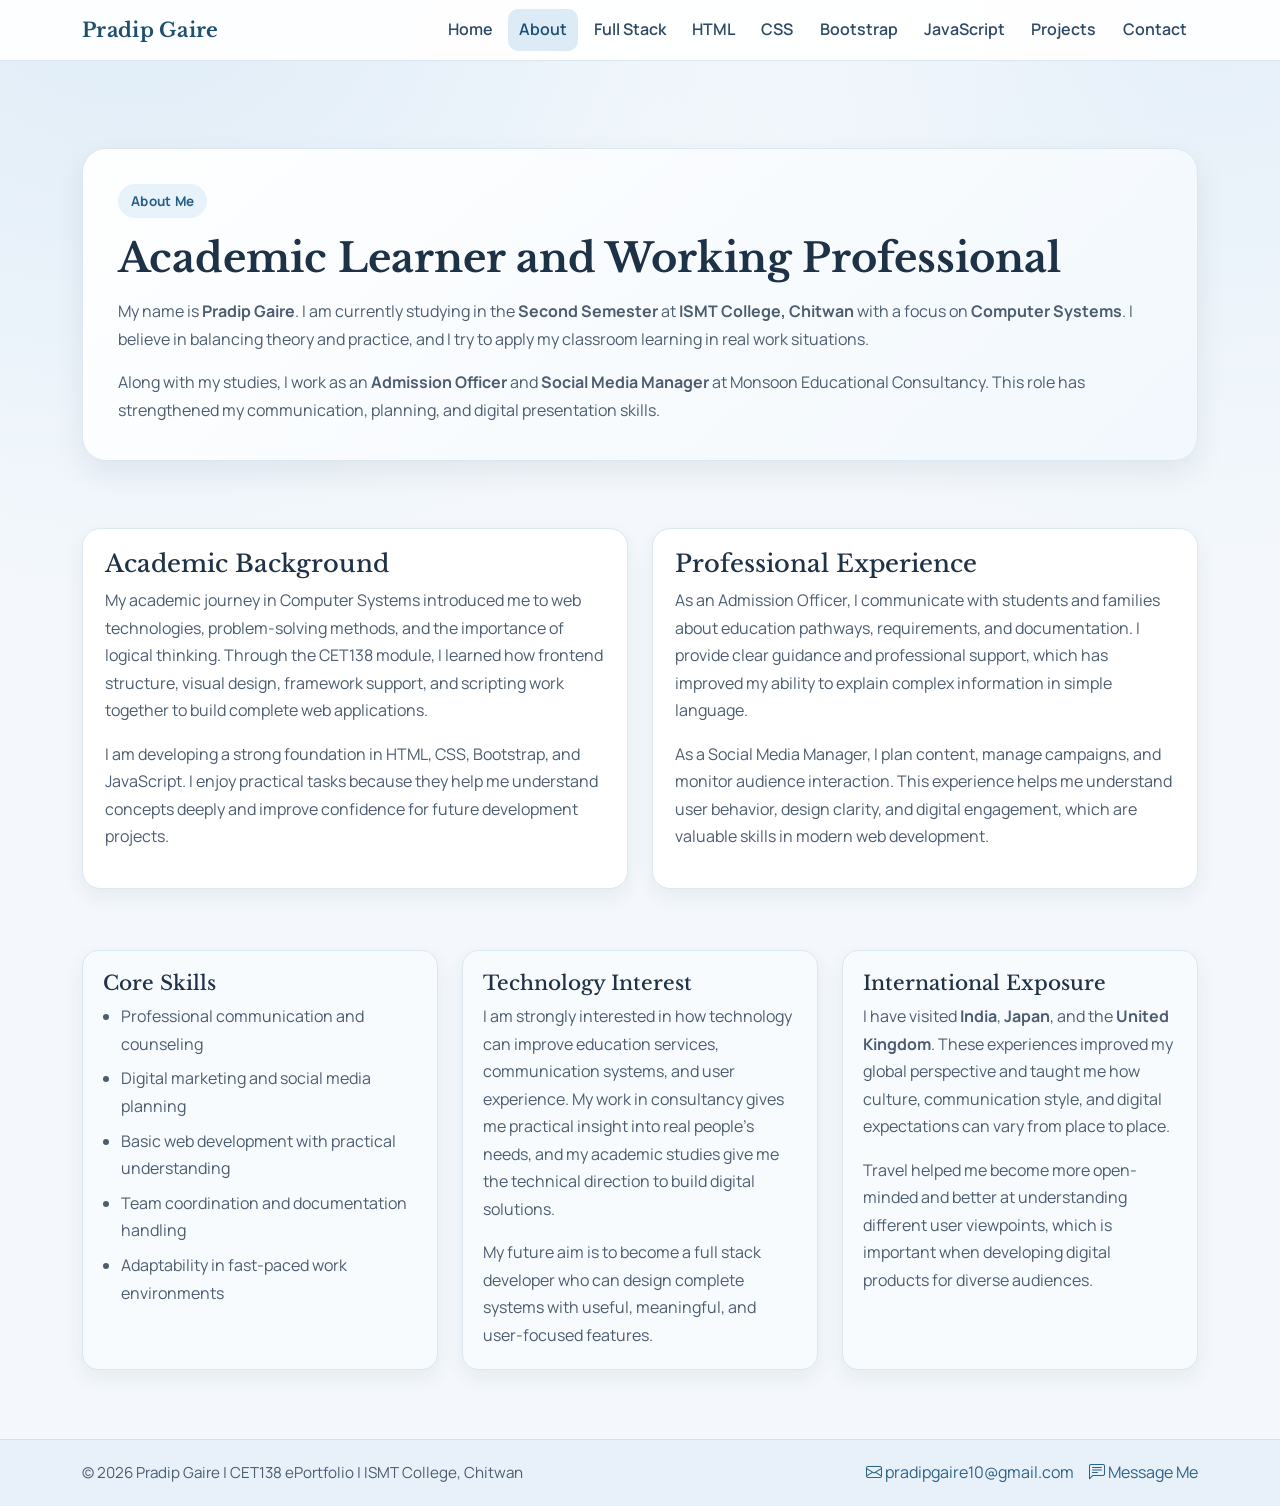
<file: cet138-eportfolio/pages/about.html>
<!DOCTYPE html>
<html lang="en">
  <head>
    <meta charset="UTF-8" />
    <meta name="viewport" content="width=device-width, initial-scale=1.0" />
    <title>About Me | Pradip Gaire ePortfolio</title>
    <meta name="description" content="About Pradip Gaire - academic profile, professional experience, and career goal." />
    <link
      href="https://cdn.jsdelivr.net/npm/bootstrap@5.3.3/dist/css/bootstrap.min.css"
      rel="stylesheet"
      integrity="sha384-QWTKZyjpPEjISv5WaRU9OFeRpok6YctnYmDr5pNlyT2bRjXh0JMhjY6hW+ALEwIH"
      crossorigin="anonymous"
    />
    <link
      rel="stylesheet"
      href="https://cdn.jsdelivr.net/npm/bootstrap-icons@1.11.3/font/bootstrap-icons.min.css"
    />
    <link rel="preconnect" href="https://fonts.googleapis.com" />
    <link rel="preconnect" href="https://fonts.gstatic.com" crossorigin />
    <link
      href="https://fonts.googleapis.com/css2?family=Libre+Baskerville:wght@400;700&amp;family=Manrope:wght@400;500;600;700&amp;display=swap"
      rel="stylesheet"
    />
    <link rel="stylesheet" href="../css/style.css" />
  </head>
  <body>
    <div class="page-shell">
      <!-- Shared navigation -->
      <nav class="navbar navbar-expand-lg sticky-top">
        <div class="container">
          <a class="navbar-brand fw-bold" href="../index.html">Pradip Gaire</a>
          <button class="navbar-toggler" type="button" data-bs-toggle="collapse" data-bs-target="#mainNav" aria-controls="mainNav" aria-expanded="false" aria-label="Toggle navigation">
            <span class="navbar-toggler-icon"></span>
          </button>
          <div class="collapse navbar-collapse" id="mainNav">
            <ul class="navbar-nav ms-auto align-items-lg-center gap-lg-1">
              <li class="nav-item"><a data-nav-link class="nav-link" href="../index.html">Home</a></li>
              <li class="nav-item"><a data-nav-link class="nav-link" href="about.html">About</a></li>
              <li class="nav-item"><a data-nav-link class="nav-link" href="full-stack.html">Full Stack</a></li>
              <li class="nav-item"><a data-nav-link class="nav-link" href="html.html">HTML</a></li>
              <li class="nav-item"><a data-nav-link class="nav-link" href="css.html">CSS</a></li>
              <li class="nav-item"><a data-nav-link class="nav-link" href="bootstrap.html">Bootstrap</a></li>
              <li class="nav-item"><a data-nav-link class="nav-link" href="javascript.html">JavaScript</a></li>
              <li class="nav-item"><a data-nav-link class="nav-link" href="projects.html">Projects</a></li>
              <li class="nav-item"><a data-nav-link class="nav-link" href="contact.html">Contact</a></li>
            </ul>
          </div>
        </div>
      </nav>

      <main class="main-content">
        <!-- About header -->
        <section class="hero">
          <div class="container">
            <div class="hero-card reveal">
              <span class="hero-tag">About Me</span>
              <h1 class="display-6 fw-bold">Academic Learner and Working Professional</h1>
              <p>
                My name is <strong>Pradip Gaire</strong>. I am currently studying in the
                <strong>Second Semester</strong> at <strong>ISMT College, Chitwan</strong> with a focus on
                <strong>Computer Systems</strong>. I believe in balancing theory and practice, and I try to apply my
                classroom learning in real work situations.
              </p>
              <p class="mb-0">
                Along with my studies, I work as an <strong>Admission Officer</strong> and
                <strong>Social Media Manager</strong> at Monsoon Educational Consultancy. This role has strengthened
                my communication, planning, and digital presentation skills.
              </p>
            </div>
          </div>
        </section>

        <section class="content-section pt-0">
          <div class="container">
            <div class="row g-4">
              <div class="col-lg-6 reveal">
                <div class="section-box h-100">
                  <h2 class="h4">Academic Background</h2>
                  <p>
                    My academic journey in Computer Systems introduced me to web technologies, problem-solving methods,
                    and the importance of logical thinking. Through the CET138 module, I learned how frontend
                    structure, visual design, framework support, and scripting work together to build complete web applications.
                  </p>
                  <p>
                    I am developing a strong foundation in HTML, CSS, Bootstrap, and JavaScript. I enjoy practical
                    tasks because they help me understand concepts deeply and improve confidence for future development projects.
                  </p>
                </div>
              </div>

              <div class="col-lg-6 reveal">
                <div class="section-box h-100">
                  <h2 class="h4">Professional Experience</h2>
                  <p>
                    As an Admission Officer, I communicate with students and families about education pathways,
                    requirements, and documentation. I provide clear guidance and professional support, which has improved
                    my ability to explain complex information in simple language.
                  </p>
                  <p>
                    As a Social Media Manager, I plan content, manage campaigns, and monitor audience interaction.
                    This experience helps me understand user behavior, design clarity, and digital engagement, which are
                    valuable skills in modern web development.
                  </p>
                </div>
              </div>
            </div>
          </div>
        </section>

        <section class="content-section">
          <div class="container">
            <div class="row g-4">
              <div class="col-lg-4 reveal">
                <div class="topic-card h-100">
                  <h3 class="h5">Core Skills</h3>
                  <ul class="list-clean mb-0">
                    <li>Professional communication and counseling</li>
                    <li>Digital marketing and social media planning</li>
                    <li>Basic web development with practical understanding</li>
                    <li>Team coordination and documentation handling</li>
                    <li>Adaptability in fast-paced work environments</li>
                  </ul>
                </div>
              </div>

              <div class="col-lg-4 reveal">
                <div class="topic-card h-100">
                  <h3 class="h5">Technology Interest</h3>
                  <p>
                    I am strongly interested in how technology can improve education services, communication systems,
                    and user experience. My work in consultancy gives me practical insight into real people's needs,
                    and my academic studies give me the technical direction to build digital solutions.
                  </p>
                  <p class="mb-0">
                    My future aim is to become a full stack developer who can design complete systems with useful,
                    meaningful, and user-focused features.
                  </p>
                </div>
              </div>

              <div class="col-lg-4 reveal">
                <div class="topic-card h-100">
                  <h3 class="h5">International Exposure</h3>
                  <p>
                    I have visited <strong>India</strong>, <strong>Japan</strong>, and the
                    <strong>United Kingdom</strong>. These experiences improved my global perspective and taught me
                    how culture, communication style, and digital expectations can vary from place to place.
                  </p>
                  <p class="mb-0">
                    Travel helped me become more open-minded and better at understanding different user viewpoints,
                    which is important when developing digital products for diverse audiences.
                  </p>
                </div>
              </div>
            </div>
          </div>
        </section>
      </main>

      <!-- Shared footer -->
      <footer class="site-footer">
        <div class="container d-md-flex justify-content-between align-items-center">
          <p>&copy; 2026 Pradip Gaire | CET138 ePortfolio | ISMT College, Chitwan</p>
          <div class="footer-links">
            <a href="mailto:pradipgaire10@gmail.com"><i class="bi bi-envelope"></i> pradipgaire10@gmail.com</a>
            <a href="contact.html"><i class="bi bi-chat-left-text"></i> Message Me</a>
          </div>
        </div>
      </footer>
    </div>

    <script
      src="https://cdn.jsdelivr.net/npm/bootstrap@5.3.3/dist/js/bootstrap.bundle.min.js"
      integrity="sha384-YvpcrYf0tY3lHB60NNkmXc5s9fDVZLESaAA55NDzOxhy9GkcIdslK1eN7N6jIeHz"
      crossorigin="anonymous"
    ></script>
    <script src="../js/main.js"></script>
  </body>
</html>
</file>
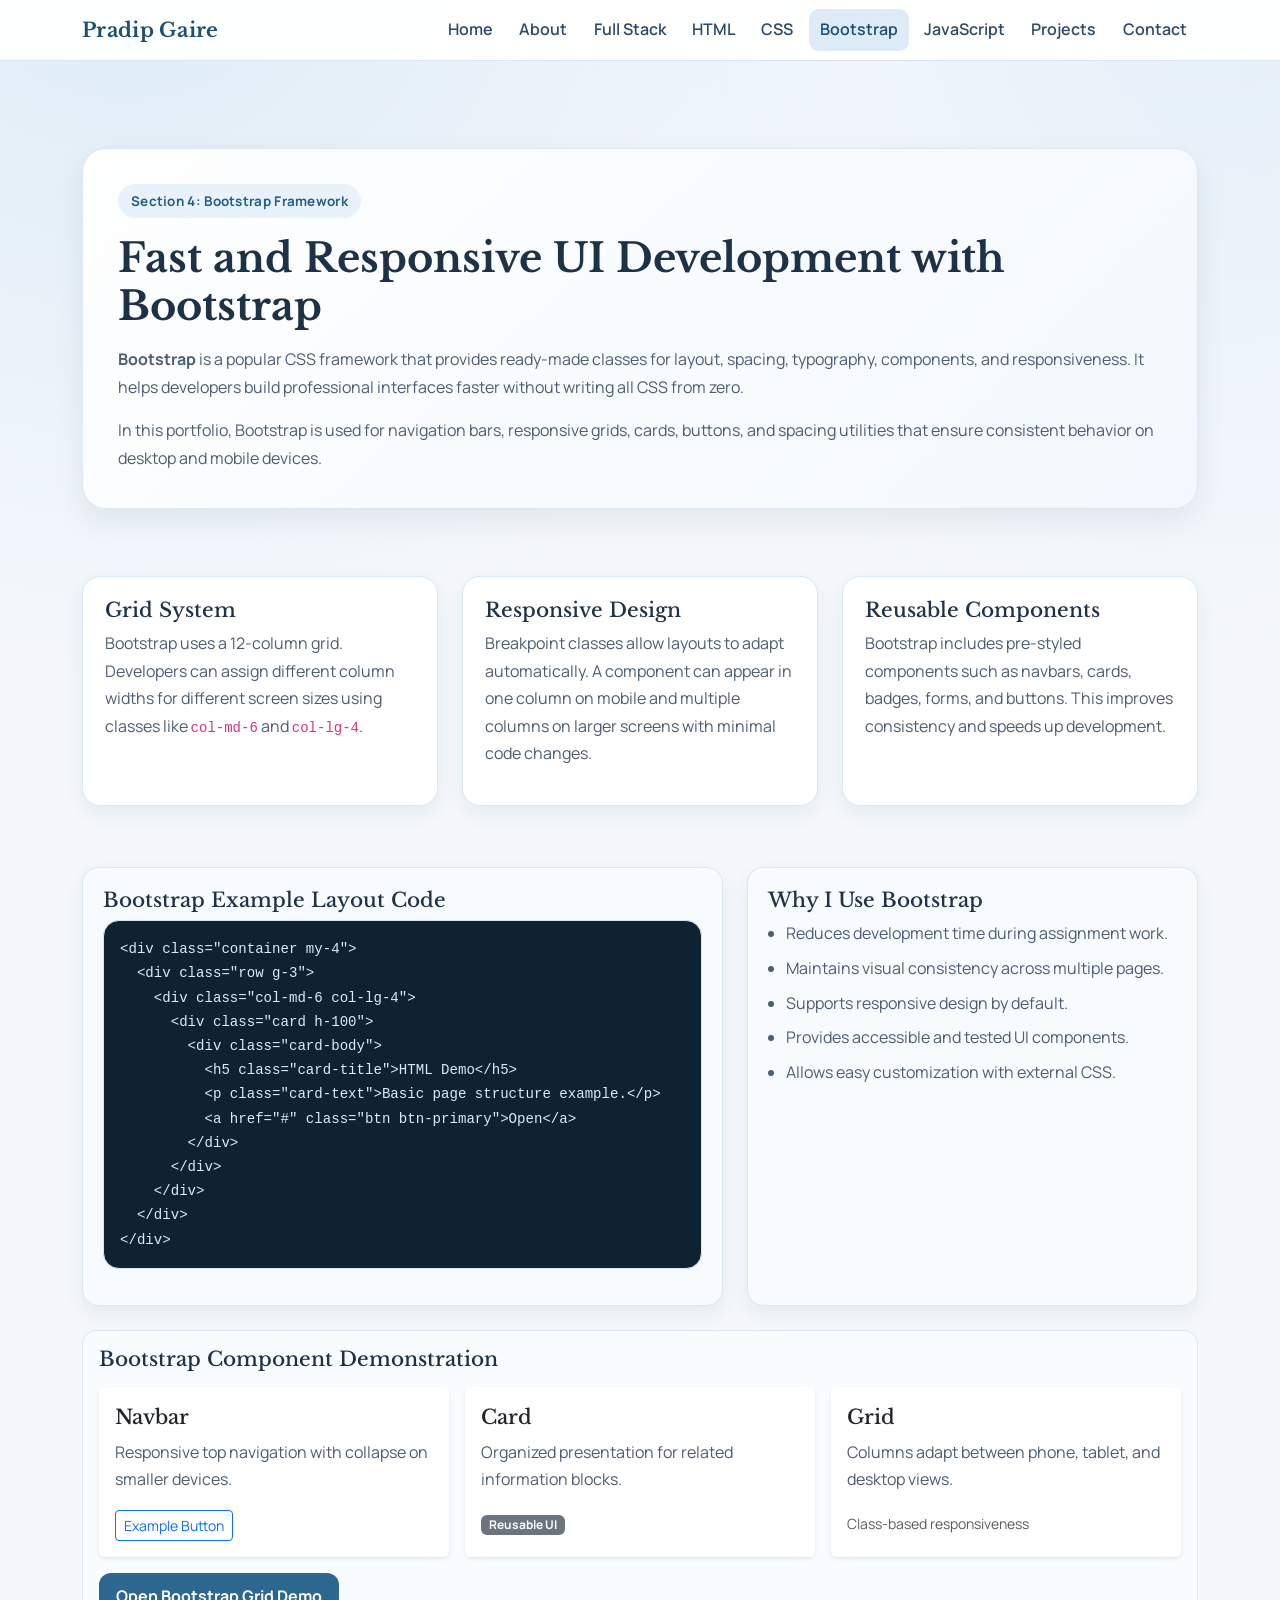
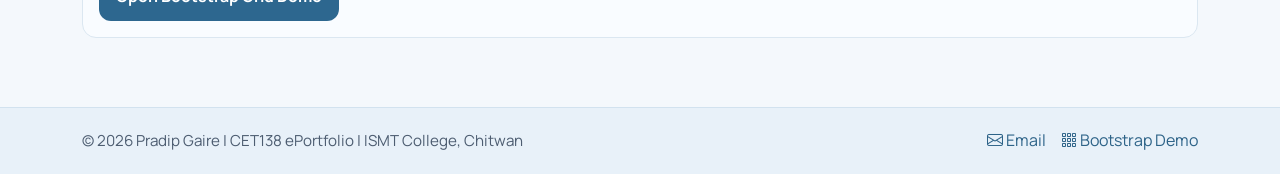
<file: cet138-eportfolio/pages/bootstrap.html>
<!DOCTYPE html>
<html lang="en">
  <head>
    <meta charset="UTF-8" />
    <meta name="viewport" content="width=device-width, initial-scale=1.0" />
    <title>Bootstrap Framework | Pradip Gaire ePortfolio</title>
    <meta name="description" content="Bootstrap grid, components, and responsive design example." />
    <link href="https://cdn.jsdelivr.net/npm/bootstrap@5.3.3/dist/css/bootstrap.min.css" rel="stylesheet" integrity="sha384-QWTKZyjpPEjISv5WaRU9OFeRpok6YctnYmDr5pNlyT2bRjXh0JMhjY6hW+ALEwIH" crossorigin="anonymous" />
    <link rel="stylesheet" href="https://cdn.jsdelivr.net/npm/bootstrap-icons@1.11.3/font/bootstrap-icons.min.css" />
    <link rel="preconnect" href="https://fonts.googleapis.com" />
    <link rel="preconnect" href="https://fonts.gstatic.com" crossorigin />
    <link href="https://fonts.googleapis.com/css2?family=Libre+Baskerville:wght@400;700&amp;family=Manrope:wght@400;500;600;700&amp;display=swap" rel="stylesheet" />
    <link rel="stylesheet" href="../css/style.css" />
  </head>
  <body>
    <div class="page-shell">
      <nav class="navbar navbar-expand-lg sticky-top">
        <div class="container">
          <a class="navbar-brand fw-bold" href="../index.html">Pradip Gaire</a>
          <button class="navbar-toggler" type="button" data-bs-toggle="collapse" data-bs-target="#mainNav" aria-controls="mainNav" aria-expanded="false" aria-label="Toggle navigation"><span class="navbar-toggler-icon"></span></button>
          <div class="collapse navbar-collapse" id="mainNav">
            <ul class="navbar-nav ms-auto align-items-lg-center gap-lg-1">
              <li class="nav-item"><a data-nav-link class="nav-link" href="../index.html">Home</a></li>
              <li class="nav-item"><a data-nav-link class="nav-link" href="about.html">About</a></li>
              <li class="nav-item"><a data-nav-link class="nav-link" href="full-stack.html">Full Stack</a></li>
              <li class="nav-item"><a data-nav-link class="nav-link" href="html.html">HTML</a></li>
              <li class="nav-item"><a data-nav-link class="nav-link" href="css.html">CSS</a></li>
              <li class="nav-item"><a data-nav-link class="nav-link" href="bootstrap.html">Bootstrap</a></li>
              <li class="nav-item"><a data-nav-link class="nav-link" href="javascript.html">JavaScript</a></li>
              <li class="nav-item"><a data-nav-link class="nav-link" href="projects.html">Projects</a></li>
              <li class="nav-item"><a data-nav-link class="nav-link" href="contact.html">Contact</a></li>
            </ul>
          </div>
        </div>
      </nav>

      <main class="main-content">
        <!-- Bootstrap introduction -->
        <section class="hero">
          <div class="container">
            <div class="hero-card reveal">
              <span class="hero-tag">Section 4: Bootstrap Framework</span>
              <h1 class="display-6 fw-bold">Fast and Responsive UI Development with Bootstrap</h1>
              <p>
                <strong>Bootstrap</strong> is a popular CSS framework that provides ready-made classes for layout,
                spacing, typography, components, and responsiveness. It helps developers build professional interfaces
                faster without writing all CSS from zero.
              </p>
              <p class="mb-0">
                In this portfolio, Bootstrap is used for navigation bars, responsive grids, cards, buttons, and
                spacing utilities that ensure consistent behavior on desktop and mobile devices.
              </p>
            </div>
          </div>
        </section>

        <section class="content-section pt-0">
          <div class="container">
            <div class="row g-4">
              <div class="col-md-4 reveal">
                <div class="section-box h-100">
                  <h2 class="h5">Grid System</h2>
                  <p>
                    Bootstrap uses a 12-column grid. Developers can assign different column widths for different screen
                    sizes using classes like <code>col-md-6</code> and <code>col-lg-4</code>.
                  </p>
                </div>
              </div>

              <div class="col-md-4 reveal">
                <div class="section-box h-100">
                  <h2 class="h5">Responsive Design</h2>
                  <p>
                    Breakpoint classes allow layouts to adapt automatically. A component can appear in one column on mobile
                    and multiple columns on larger screens with minimal code changes.
                  </p>
                </div>
              </div>

              <div class="col-md-4 reveal">
                <div class="section-box h-100">
                  <h2 class="h5">Reusable Components</h2>
                  <p>
                    Bootstrap includes pre-styled components such as navbars, cards, badges, forms, and buttons.
                    This improves consistency and speeds up development.
                  </p>
                </div>
              </div>
            </div>
          </div>
        </section>

        <section class="content-section">
          <div class="container">
            <div class="row g-4">
              <div class="col-lg-7 reveal">
                <div class="topic-card h-100">
                  <h3 class="h5">Bootstrap Example Layout Code</h3>
                  <pre class="code-panel"><code>&lt;div class="container my-4"&gt;
  &lt;div class="row g-3"&gt;
    &lt;div class="col-md-6 col-lg-4"&gt;
      &lt;div class="card h-100"&gt;
        &lt;div class="card-body"&gt;
          &lt;h5 class="card-title"&gt;HTML Demo&lt;/h5&gt;
          &lt;p class="card-text"&gt;Basic page structure example.&lt;/p&gt;
          &lt;a href="#" class="btn btn-primary"&gt;Open&lt;/a&gt;
        &lt;/div&gt;
      &lt;/div&gt;
    &lt;/div&gt;
  &lt;/div&gt;
&lt;/div&gt;</code></pre>
                </div>
              </div>

              <div class="col-lg-5 reveal">
                <div class="topic-card h-100">
                  <h3 class="h5">Why I Use Bootstrap</h3>
                  <ul class="list-clean mb-0">
                    <li>Reduces development time during assignment work.</li>
                    <li>Maintains visual consistency across multiple pages.</li>
                    <li>Supports responsive design by default.</li>
                    <li>Provides accessible and tested UI components.</li>
                    <li>Allows easy customization with external CSS.</li>
                  </ul>
                </div>
              </div>
            </div>

            <!-- Visual mini demonstration -->
            <div class="demo-box mt-4 reveal">
              <h4 class="h5 mb-3">Bootstrap Component Demonstration</h4>
              <div class="row g-3">
                <div class="col-sm-6 col-lg-4">
                  <div class="card h-100 border-0 shadow-sm">
                    <div class="card-body">
                      <h5 class="card-title">Navbar</h5>
                      <p class="card-text">Responsive top navigation with collapse on smaller devices.</p>
                      <button class="btn btn-outline-primary btn-sm" type="button">Example Button</button>
                    </div>
                  </div>
                </div>
                <div class="col-sm-6 col-lg-4">
                  <div class="card h-100 border-0 shadow-sm">
                    <div class="card-body">
                      <h5 class="card-title">Card</h5>
                      <p class="card-text">Organized presentation for related information blocks.</p>
                      <span class="badge text-bg-secondary">Reusable UI</span>
                    </div>
                  </div>
                </div>
                <div class="col-sm-12 col-lg-4">
                  <div class="card h-100 border-0 shadow-sm">
                    <div class="card-body">
                      <h5 class="card-title">Grid</h5>
                      <p class="card-text">Columns adapt between phone, tablet, and desktop views.</p>
                      <span class="text-muted small">Class-based responsiveness</span>
                    </div>
                  </div>
                </div>
              </div>
              <a class="soft-btn soft-btn-primary d-inline-block mt-3" href="../demos/bootstrap-grid-demo.html">Open Bootstrap Grid Demo</a>
            </div>
          </div>
        </section>
      </main>

      <footer class="site-footer">
        <div class="container d-md-flex justify-content-between align-items-center">
          <p>&copy; 2026 Pradip Gaire | CET138 ePortfolio | ISMT College, Chitwan</p>
          <div class="footer-links">
            <a href="mailto:pradipgaire10@gmail.com"><i class="bi bi-envelope"></i> Email</a>
            <a href="../demos/bootstrap-grid-demo.html"><i class="bi bi-grid-3x3-gap"></i> Bootstrap Demo</a>
          </div>
        </div>
      </footer>
    </div>

    <script src="https://cdn.jsdelivr.net/npm/bootstrap@5.3.3/dist/js/bootstrap.bundle.min.js" integrity="sha384-YvpcrYf0tY3lHB60NNkmXc5s9fDVZLESaAA55NDzOxhy9GkcIdslK1eN7N6jIeHz" crossorigin="anonymous"></script>
    <script src="../js/main.js"></script>
  </body>
</html>
</file>
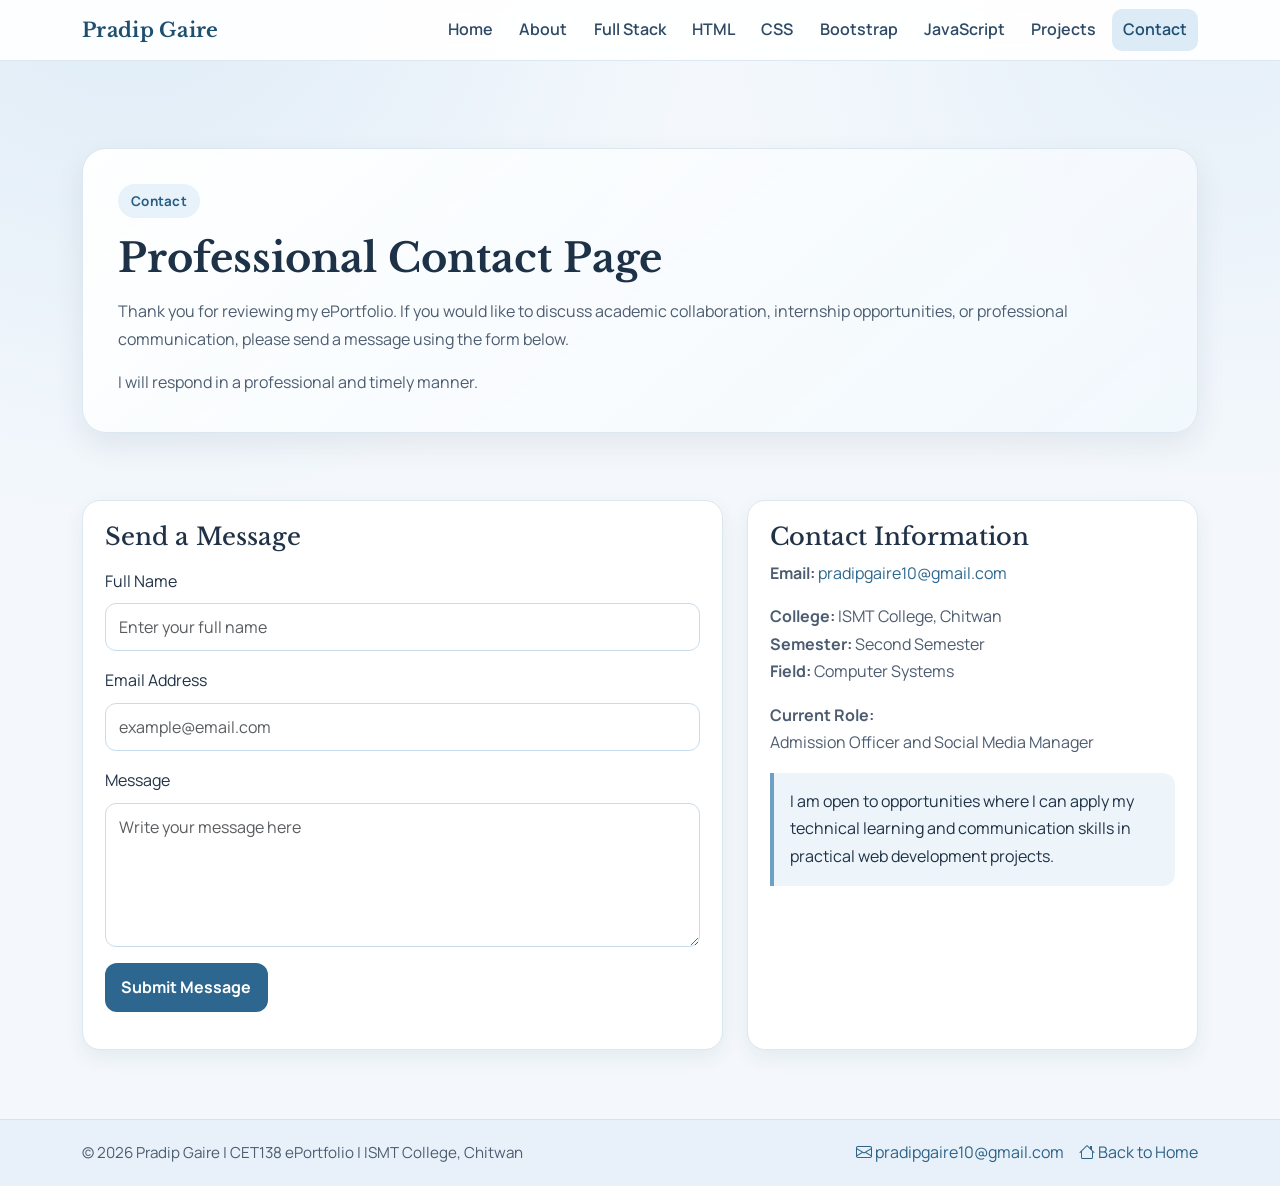
<file: cet138-eportfolio/pages/contact.html>
<!DOCTYPE html>
<html lang="en">
  <head>
    <meta charset="UTF-8" />
    <meta name="viewport" content="width=device-width, initial-scale=1.0" />
    <title>Contact | Pradip Gaire ePortfolio</title>
    <meta name="description" content="Contact page with professional message form and email details." />
    <link href="https://cdn.jsdelivr.net/npm/bootstrap@5.3.3/dist/css/bootstrap.min.css" rel="stylesheet" integrity="sha384-QWTKZyjpPEjISv5WaRU9OFeRpok6YctnYmDr5pNlyT2bRjXh0JMhjY6hW+ALEwIH" crossorigin="anonymous" />
    <link rel="stylesheet" href="https://cdn.jsdelivr.net/npm/bootstrap-icons@1.11.3/font/bootstrap-icons.min.css" />
    <link rel="preconnect" href="https://fonts.googleapis.com" />
    <link rel="preconnect" href="https://fonts.gstatic.com" crossorigin />
    <link href="https://fonts.googleapis.com/css2?family=Libre+Baskerville:wght@400;700&amp;family=Manrope:wght@400;500;600;700&amp;display=swap" rel="stylesheet" />
    <link rel="stylesheet" href="../css/style.css" />
  </head>
  <body>
    <div class="page-shell">
      <nav class="navbar navbar-expand-lg sticky-top">
        <div class="container">
          <a class="navbar-brand fw-bold" href="../index.html">Pradip Gaire</a>
          <button class="navbar-toggler" type="button" data-bs-toggle="collapse" data-bs-target="#mainNav" aria-controls="mainNav" aria-expanded="false" aria-label="Toggle navigation"><span class="navbar-toggler-icon"></span></button>
          <div class="collapse navbar-collapse" id="mainNav">
            <ul class="navbar-nav ms-auto align-items-lg-center gap-lg-1">
              <li class="nav-item"><a data-nav-link class="nav-link" href="../index.html">Home</a></li>
              <li class="nav-item"><a data-nav-link class="nav-link" href="about.html">About</a></li>
              <li class="nav-item"><a data-nav-link class="nav-link" href="full-stack.html">Full Stack</a></li>
              <li class="nav-item"><a data-nav-link class="nav-link" href="html.html">HTML</a></li>
              <li class="nav-item"><a data-nav-link class="nav-link" href="css.html">CSS</a></li>
              <li class="nav-item"><a data-nav-link class="nav-link" href="bootstrap.html">Bootstrap</a></li>
              <li class="nav-item"><a data-nav-link class="nav-link" href="javascript.html">JavaScript</a></li>
              <li class="nav-item"><a data-nav-link class="nav-link" href="projects.html">Projects</a></li>
              <li class="nav-item"><a data-nav-link class="nav-link" href="contact.html">Contact</a></li>
            </ul>
          </div>
        </div>
      </nav>

      <main class="main-content">
        <!-- Contact introduction -->
        <section class="hero">
          <div class="container">
            <div class="hero-card reveal">
              <span class="hero-tag">Contact</span>
              <h1 class="display-6 fw-bold">Professional Contact Page</h1>
              <p>
                Thank you for reviewing my ePortfolio. If you would like to discuss academic collaboration,
                internship opportunities, or professional communication, please send a message using the form below.
              </p>
              <p class="mb-0">
                I will respond in a professional and timely manner.
              </p>
            </div>
          </div>
        </section>

        <section class="content-section pt-0">
          <div class="container">
            <div class="row g-4">
              <div class="col-lg-7 reveal">
                <div class="section-box h-100">
                  <h2 class="h4 mb-3">Send a Message</h2>
                  <!-- Contact form with JavaScript validation -->
                  <form id="contact-form" novalidate>
                    <div class="mb-3">
                      <label for="name" class="form-label">Full Name</label>
                      <input id="name" class="form-control" type="text" placeholder="Enter your full name" required />
                    </div>

                    <div class="mb-3">
                      <label for="email" class="form-label">Email Address</label>
                      <input id="email" class="form-control" type="email" placeholder="example@email.com" required />
                    </div>

                    <div class="mb-3">
                      <label for="message" class="form-label">Message</label>
                      <textarea id="message" class="form-control" rows="5" placeholder="Write your message here" required></textarea>
                    </div>

                    <button class="soft-btn soft-btn-primary" type="submit">Submit Message</button>
                    <p id="form-feedback" class="feedback-text mt-3" aria-live="polite"></p>
                  </form>
                </div>
              </div>

              <div class="col-lg-5 reveal">
                <div class="section-box h-100">
                  <h2 class="h4">Contact Information</h2>
                  <p>
                    <strong>Email:</strong>
                    <a href="mailto:pradipgaire10@gmail.com">pradipgaire10@gmail.com</a>
                  </p>
                  <p>
                    <strong>College:</strong> ISMT College, Chitwan<br />
                    <strong>Semester:</strong> Second Semester<br />
                    <strong>Field:</strong> Computer Systems
                  </p>
                  <p>
                    <strong>Current Role:</strong><br />
                    Admission Officer and Social Media Manager
                  </p>

                  <div class="note-box">
                    I am open to opportunities where I can apply my technical learning and communication skills in practical web development projects.
                  </div>
                </div>
              </div>
            </div>
          </div>
        </section>
      </main>

      <footer class="site-footer">
        <div class="container d-md-flex justify-content-between align-items-center">
          <p>&copy; 2026 Pradip Gaire | CET138 ePortfolio | ISMT College, Chitwan</p>
          <div class="footer-links">
            <a href="mailto:pradipgaire10@gmail.com"><i class="bi bi-envelope"></i> pradipgaire10@gmail.com</a>
            <a href="../index.html"><i class="bi bi-house"></i> Back to Home</a>
          </div>
        </div>
      </footer>
    </div>

    <script src="https://cdn.jsdelivr.net/npm/bootstrap@5.3.3/dist/js/bootstrap.bundle.min.js" integrity="sha384-YvpcrYf0tY3lHB60NNkmXc5s9fDVZLESaAA55NDzOxhy9GkcIdslK1eN7N6jIeHz" crossorigin="anonymous"></script>
    <script src="../js/main.js"></script>
  </body>
</html>
</file>
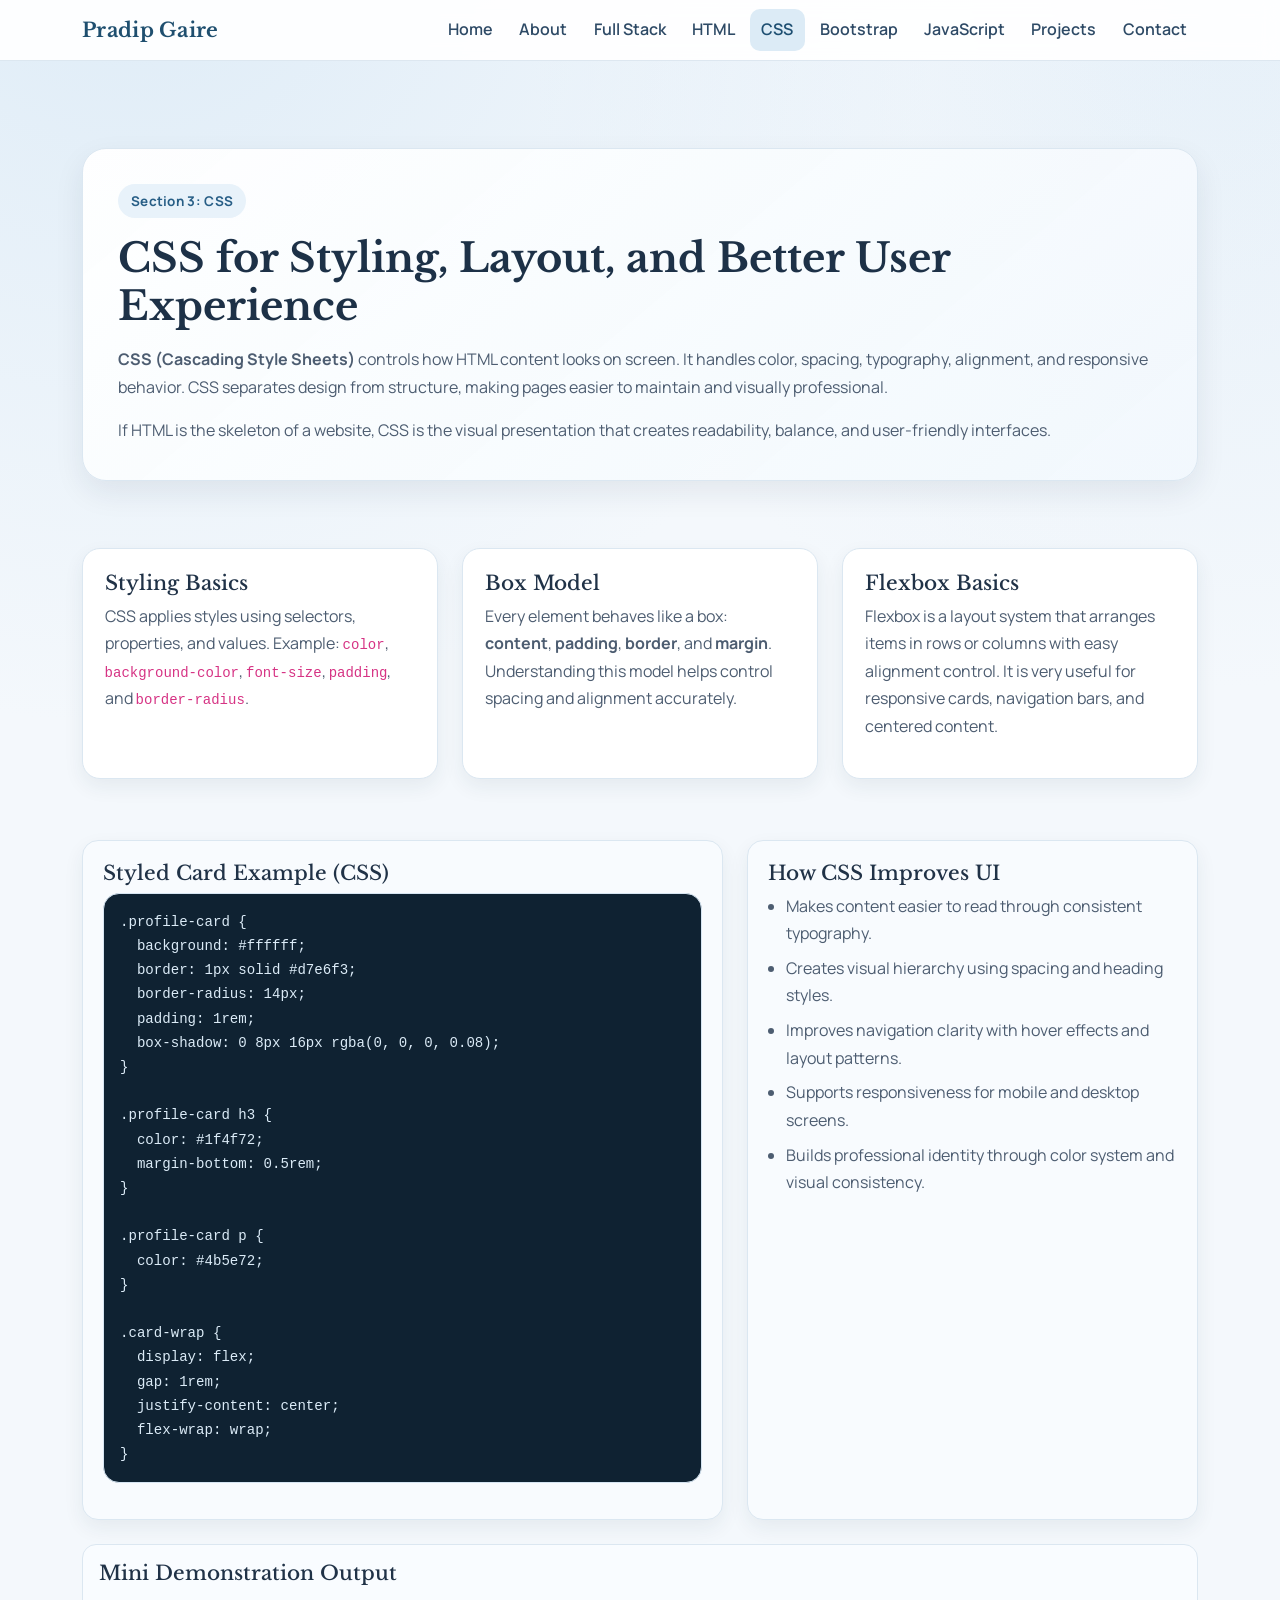
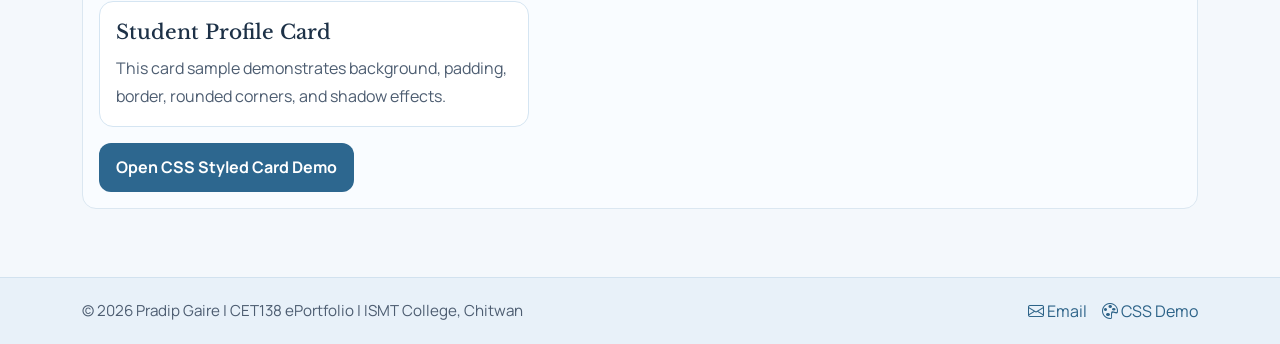
<file: cet138-eportfolio/pages/css.html>
<!DOCTYPE html>
<html lang="en">
  <head>
    <meta charset="UTF-8" />
    <meta name="viewport" content="width=device-width, initial-scale=1.0" />
    <title>CSS | Pradip Gaire ePortfolio</title>
    <meta name="description" content="CSS concepts: styling, box model, flexbox basics, and UI enhancement example." />
    <link href="https://cdn.jsdelivr.net/npm/bootstrap@5.3.3/dist/css/bootstrap.min.css" rel="stylesheet" integrity="sha384-QWTKZyjpPEjISv5WaRU9OFeRpok6YctnYmDr5pNlyT2bRjXh0JMhjY6hW+ALEwIH" crossorigin="anonymous" />
    <link rel="stylesheet" href="https://cdn.jsdelivr.net/npm/bootstrap-icons@1.11.3/font/bootstrap-icons.min.css" />
    <link rel="preconnect" href="https://fonts.googleapis.com" />
    <link rel="preconnect" href="https://fonts.gstatic.com" crossorigin />
    <link href="https://fonts.googleapis.com/css2?family=Libre+Baskerville:wght@400;700&amp;family=Manrope:wght@400;500;600;700&amp;display=swap" rel="stylesheet" />
    <link rel="stylesheet" href="../css/style.css" />
  </head>
  <body>
    <div class="page-shell">
      <nav class="navbar navbar-expand-lg sticky-top">
        <div class="container">
          <a class="navbar-brand fw-bold" href="../index.html">Pradip Gaire</a>
          <button class="navbar-toggler" type="button" data-bs-toggle="collapse" data-bs-target="#mainNav" aria-controls="mainNav" aria-expanded="false" aria-label="Toggle navigation"><span class="navbar-toggler-icon"></span></button>
          <div class="collapse navbar-collapse" id="mainNav">
            <ul class="navbar-nav ms-auto align-items-lg-center gap-lg-1">
              <li class="nav-item"><a data-nav-link class="nav-link" href="../index.html">Home</a></li>
              <li class="nav-item"><a data-nav-link class="nav-link" href="about.html">About</a></li>
              <li class="nav-item"><a data-nav-link class="nav-link" href="full-stack.html">Full Stack</a></li>
              <li class="nav-item"><a data-nav-link class="nav-link" href="html.html">HTML</a></li>
              <li class="nav-item"><a data-nav-link class="nav-link" href="css.html">CSS</a></li>
              <li class="nav-item"><a data-nav-link class="nav-link" href="bootstrap.html">Bootstrap</a></li>
              <li class="nav-item"><a data-nav-link class="nav-link" href="javascript.html">JavaScript</a></li>
              <li class="nav-item"><a data-nav-link class="nav-link" href="projects.html">Projects</a></li>
              <li class="nav-item"><a data-nav-link class="nav-link" href="contact.html">Contact</a></li>
            </ul>
          </div>
        </div>
      </nav>

      <main class="main-content">
        <!-- CSS introduction -->
        <section class="hero">
          <div class="container">
            <div class="hero-card reveal">
              <span class="hero-tag">Section 3: CSS</span>
              <h1 class="display-6 fw-bold">CSS for Styling, Layout, and Better User Experience</h1>
              <p>
                <strong>CSS (Cascading Style Sheets)</strong> controls how HTML content looks on screen. It handles
                color, spacing, typography, alignment, and responsive behavior. CSS separates design from structure,
                making pages easier to maintain and visually professional.
              </p>
              <p class="mb-0">
                If HTML is the skeleton of a website, CSS is the visual presentation that creates readability,
                balance, and user-friendly interfaces.
              </p>
            </div>
          </div>
        </section>

        <section class="content-section pt-0">
          <div class="container">
            <div class="row g-4">
              <div class="col-lg-4 reveal">
                <div class="section-box h-100">
                  <h2 class="h5">Styling Basics</h2>
                  <p>
                    CSS applies styles using selectors, properties, and values. Example:
                    <code>color</code>, <code>background-color</code>, <code>font-size</code>,
                    <code>padding</code>, and <code>border-radius</code>.
                  </p>
                </div>
              </div>
              <div class="col-lg-4 reveal">
                <div class="section-box h-100">
                  <h2 class="h5">Box Model</h2>
                  <p>
                    Every element behaves like a box: <strong>content</strong>, <strong>padding</strong>,
                    <strong>border</strong>, and <strong>margin</strong>. Understanding this model helps control
                    spacing and alignment accurately.
                  </p>
                </div>
              </div>
              <div class="col-lg-4 reveal">
                <div class="section-box h-100">
                  <h2 class="h5">Flexbox Basics</h2>
                  <p>
                    Flexbox is a layout system that arranges items in rows or columns with easy alignment control.
                    It is very useful for responsive cards, navigation bars, and centered content.
                  </p>
                </div>
              </div>
            </div>
          </div>
        </section>

        <section class="content-section">
          <div class="container">
            <div class="row g-4">
              <div class="col-lg-7 reveal">
                <div class="topic-card h-100">
                  <h3 class="h5">Styled Card Example (CSS)</h3>
                  <pre class="code-panel"><code>.profile-card {
  background: #ffffff;
  border: 1px solid #d7e6f3;
  border-radius: 14px;
  padding: 1rem;
  box-shadow: 0 8px 16px rgba(0, 0, 0, 0.08);
}

.profile-card h3 {
  color: #1f4f72;
  margin-bottom: 0.5rem;
}

.profile-card p {
  color: #4b5e72;
}

.card-wrap {
  display: flex;
  gap: 1rem;
  justify-content: center;
  flex-wrap: wrap;
}</code></pre>
                </div>
              </div>

              <div class="col-lg-5 reveal">
                <div class="topic-card h-100">
                  <h3 class="h5">How CSS Improves UI</h3>
                  <ul class="list-clean mb-0">
                    <li>Makes content easier to read through consistent typography.</li>
                    <li>Creates visual hierarchy using spacing and heading styles.</li>
                    <li>Improves navigation clarity with hover effects and layout patterns.</li>
                    <li>Supports responsiveness for mobile and desktop screens.</li>
                    <li>Builds professional identity through color system and visual consistency.</li>
                  </ul>
                </div>
              </div>
            </div>

            <div class="demo-box mt-4 reveal">
              <h4 class="h5">Mini Demonstration Output</h4>
              <div class="mini-card mt-3" style="max-width: 430px">
                <h5>Student Profile Card</h5>
                <p class="mb-0">This card sample demonstrates background, padding, border, rounded corners, and shadow effects.</p>
              </div>
              <a class="soft-btn soft-btn-primary d-inline-block mt-3" href="../demos/css-styled-card-demo.html">Open CSS Styled Card Demo</a>
            </div>
          </div>
        </section>
      </main>

      <footer class="site-footer">
        <div class="container d-md-flex justify-content-between align-items-center">
          <p>&copy; 2026 Pradip Gaire | CET138 ePortfolio | ISMT College, Chitwan</p>
          <div class="footer-links">
            <a href="mailto:pradipgaire10@gmail.com"><i class="bi bi-envelope"></i> Email</a>
            <a href="../demos/css-styled-card-demo.html"><i class="bi bi-palette"></i> CSS Demo</a>
          </div>
        </div>
      </footer>
    </div>

    <script src="https://cdn.jsdelivr.net/npm/bootstrap@5.3.3/dist/js/bootstrap.bundle.min.js" integrity="sha384-YvpcrYf0tY3lHB60NNkmXc5s9fDVZLESaAA55NDzOxhy9GkcIdslK1eN7N6jIeHz" crossorigin="anonymous"></script>
    <script src="../js/main.js"></script>
  </body>
</html>
</file>
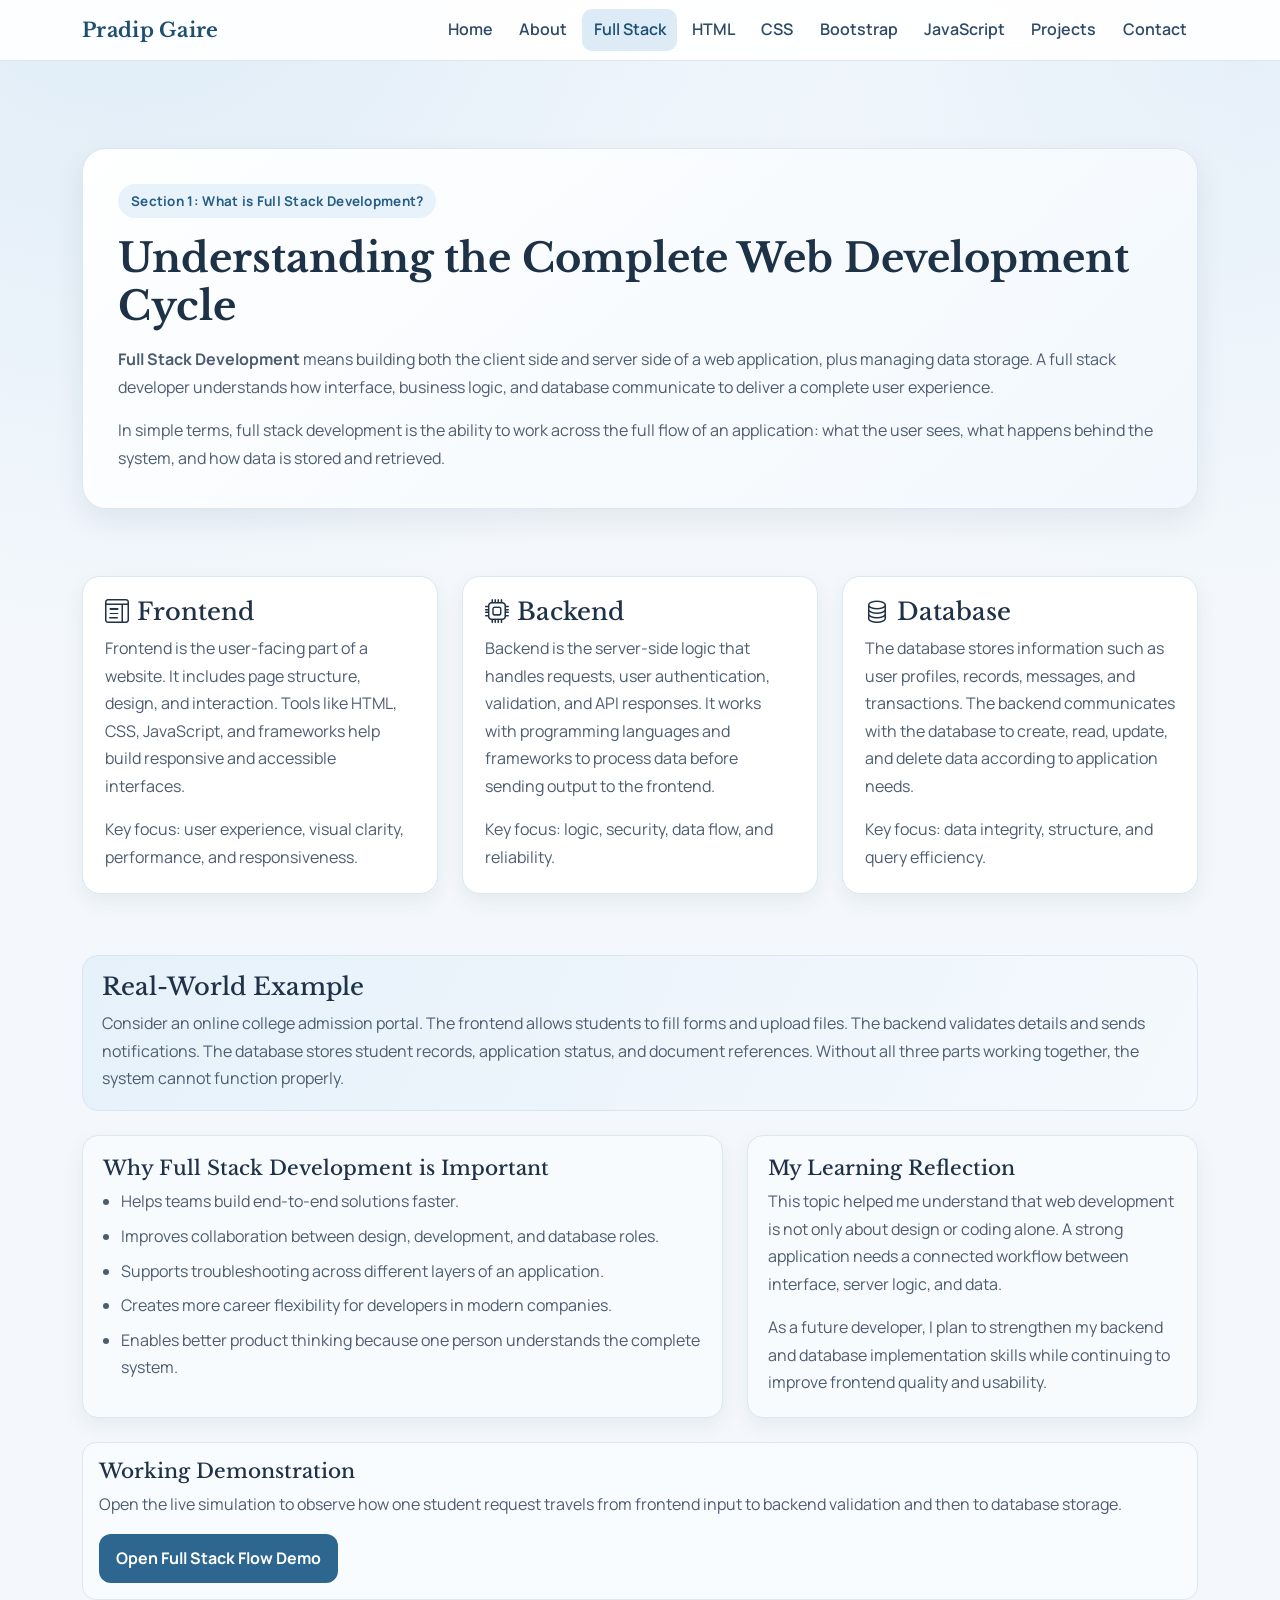
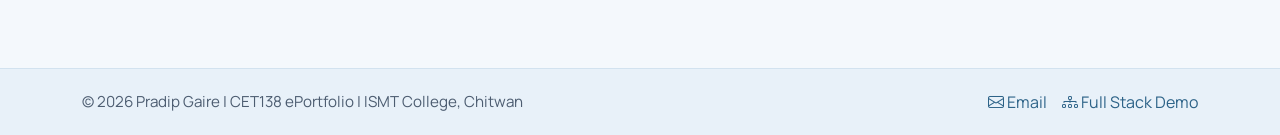
<file: cet138-eportfolio/pages/full-stack.html>
<!DOCTYPE html>
<html lang="en">
  <head>
    <meta charset="UTF-8" />
    <meta name="viewport" content="width=device-width, initial-scale=1.0" />
    <title>What is Full Stack Development | Pradip Gaire</title>
    <meta name="description" content="Explanation of Full Stack Development: frontend, backend, database, and real-world examples." />
    <link href="https://cdn.jsdelivr.net/npm/bootstrap@5.3.3/dist/css/bootstrap.min.css" rel="stylesheet" integrity="sha384-QWTKZyjpPEjISv5WaRU9OFeRpok6YctnYmDr5pNlyT2bRjXh0JMhjY6hW+ALEwIH" crossorigin="anonymous" />
    <link rel="stylesheet" href="https://cdn.jsdelivr.net/npm/bootstrap-icons@1.11.3/font/bootstrap-icons.min.css" />
    <link rel="preconnect" href="https://fonts.googleapis.com" />
    <link rel="preconnect" href="https://fonts.gstatic.com" crossorigin />
    <link href="https://fonts.googleapis.com/css2?family=Libre+Baskerville:wght@400;700&amp;family=Manrope:wght@400;500;600;700&amp;display=swap" rel="stylesheet" />
    <link rel="stylesheet" href="../css/style.css" />
  </head>
  <body>
    <div class="page-shell">
      <nav class="navbar navbar-expand-lg sticky-top">
        <div class="container">
          <a class="navbar-brand fw-bold" href="../index.html">Pradip Gaire</a>
          <button class="navbar-toggler" type="button" data-bs-toggle="collapse" data-bs-target="#mainNav" aria-controls="mainNav" aria-expanded="false" aria-label="Toggle navigation">
            <span class="navbar-toggler-icon"></span>
          </button>
          <div class="collapse navbar-collapse" id="mainNav">
            <ul class="navbar-nav ms-auto align-items-lg-center gap-lg-1">
              <li class="nav-item"><a data-nav-link class="nav-link" href="../index.html">Home</a></li>
              <li class="nav-item"><a data-nav-link class="nav-link" href="about.html">About</a></li>
              <li class="nav-item"><a data-nav-link class="nav-link" href="full-stack.html">Full Stack</a></li>
              <li class="nav-item"><a data-nav-link class="nav-link" href="html.html">HTML</a></li>
              <li class="nav-item"><a data-nav-link class="nav-link" href="css.html">CSS</a></li>
              <li class="nav-item"><a data-nav-link class="nav-link" href="bootstrap.html">Bootstrap</a></li>
              <li class="nav-item"><a data-nav-link class="nav-link" href="javascript.html">JavaScript</a></li>
              <li class="nav-item"><a data-nav-link class="nav-link" href="projects.html">Projects</a></li>
              <li class="nav-item"><a data-nav-link class="nav-link" href="contact.html">Contact</a></li>
            </ul>
          </div>
        </div>
      </nav>

      <main class="main-content">
        <!-- Full stack introduction -->
        <section class="hero">
          <div class="container">
            <div class="hero-card reveal">
              <span class="hero-tag">Section 1: What is Full Stack Development?</span>
              <h1 class="display-6 fw-bold">Understanding the Complete Web Development Cycle</h1>
              <p>
                <strong>Full Stack Development</strong> means building both the client side and server side of a web application,
                plus managing data storage. A full stack developer understands how interface, business logic, and database
                communicate to deliver a complete user experience.
              </p>
              <p class="mb-0">
                In simple terms, full stack development is the ability to work across the full flow of an application:
                what the user sees, what happens behind the system, and how data is stored and retrieved.
              </p>
            </div>
          </div>
        </section>

        <section class="content-section pt-0">
          <div class="container">
            <div class="row g-4">
              <div class="col-md-4 reveal">
                <div class="section-box h-100">
                  <h2 class="h4"><i class="bi bi-layout-text-window me-2"></i>Frontend</h2>
                  <p>
                    Frontend is the user-facing part of a website. It includes page structure, design, and interaction.
                    Tools like HTML, CSS, JavaScript, and frameworks help build responsive and accessible interfaces.
                  </p>
                  <p class="mb-0">
                    Key focus: user experience, visual clarity, performance, and responsiveness.
                  </p>
                </div>
              </div>

              <div class="col-md-4 reveal">
                <div class="section-box h-100">
                  <h2 class="h4"><i class="bi bi-cpu me-2"></i>Backend</h2>
                  <p>
                    Backend is the server-side logic that handles requests, user authentication, validation, and API responses.
                    It works with programming languages and frameworks to process data before sending output to the frontend.
                  </p>
                  <p class="mb-0">
                    Key focus: logic, security, data flow, and reliability.
                  </p>
                </div>
              </div>

              <div class="col-md-4 reveal">
                <div class="section-box h-100">
                  <h2 class="h4"><i class="bi bi-database me-2"></i>Database</h2>
                  <p>
                    The database stores information such as user profiles, records, messages, and transactions. The backend
                    communicates with the database to create, read, update, and delete data according to application needs.
                  </p>
                  <p class="mb-0">
                    Key focus: data integrity, structure, and query efficiency.
                  </p>
                </div>
              </div>
            </div>
          </div>
        </section>

        <section class="content-section">
          <div class="container">
            <div class="info-strip reveal mb-4">
              <h2 class="h4 mb-2">Real-World Example</h2>
              <p class="mb-0">
                Consider an online college admission portal. The frontend allows students to fill forms and upload files.
                The backend validates details and sends notifications. The database stores student records, application status,
                and document references. Without all three parts working together, the system cannot function properly.
              </p>
            </div>

            <div class="row g-4">
              <div class="col-lg-7 reveal">
                <div class="topic-card h-100">
                  <h3 class="h5">Why Full Stack Development is Important</h3>
                  <ul class="list-clean mb-0">
                    <li>Helps teams build end-to-end solutions faster.</li>
                    <li>Improves collaboration between design, development, and database roles.</li>
                    <li>Supports troubleshooting across different layers of an application.</li>
                    <li>Creates more career flexibility for developers in modern companies.</li>
                    <li>Enables better product thinking because one person understands the complete system.</li>
                  </ul>
                </div>
              </div>

              <div class="col-lg-5 reveal">
                <div class="topic-card h-100">
                  <h3 class="h5">My Learning Reflection</h3>
                  <p>
                    This topic helped me understand that web development is not only about design or coding alone.
                    A strong application needs a connected workflow between interface, server logic, and data.
                  </p>
                  <p class="mb-0">
                    As a future developer, I plan to strengthen my backend and database implementation skills while
                    continuing to improve frontend quality and usability.
                  </p>
                </div>
              </div>
            </div>

            <div class="demo-box mt-4 reveal">
              <h4 class="h5 mb-2">Working Demonstration</h4>
              <p class="mb-3">
                Open the live simulation to observe how one student request travels from frontend input to backend
                validation and then to database storage.
              </p>
              <a class="soft-btn soft-btn-primary d-inline-block" href="../demos/full-stack-flow-demo.html">Open Full Stack Flow Demo</a>
            </div>
          </div>
        </section>
      </main>

      <footer class="site-footer">
        <div class="container d-md-flex justify-content-between align-items-center">
          <p>&copy; 2026 Pradip Gaire | CET138 ePortfolio | ISMT College, Chitwan</p>
          <div class="footer-links">
            <a href="mailto:pradipgaire10@gmail.com"><i class="bi bi-envelope"></i> Email</a>
            <a href="../demos/full-stack-flow-demo.html"><i class="bi bi-diagram-3"></i> Full Stack Demo</a>
          </div>
        </div>
      </footer>
    </div>

    <script src="https://cdn.jsdelivr.net/npm/bootstrap@5.3.3/dist/js/bootstrap.bundle.min.js" integrity="sha384-YvpcrYf0tY3lHB60NNkmXc5s9fDVZLESaAA55NDzOxhy9GkcIdslK1eN7N6jIeHz" crossorigin="anonymous"></script>
    <script src="../js/main.js"></script>
  </body>
</html>
</file>
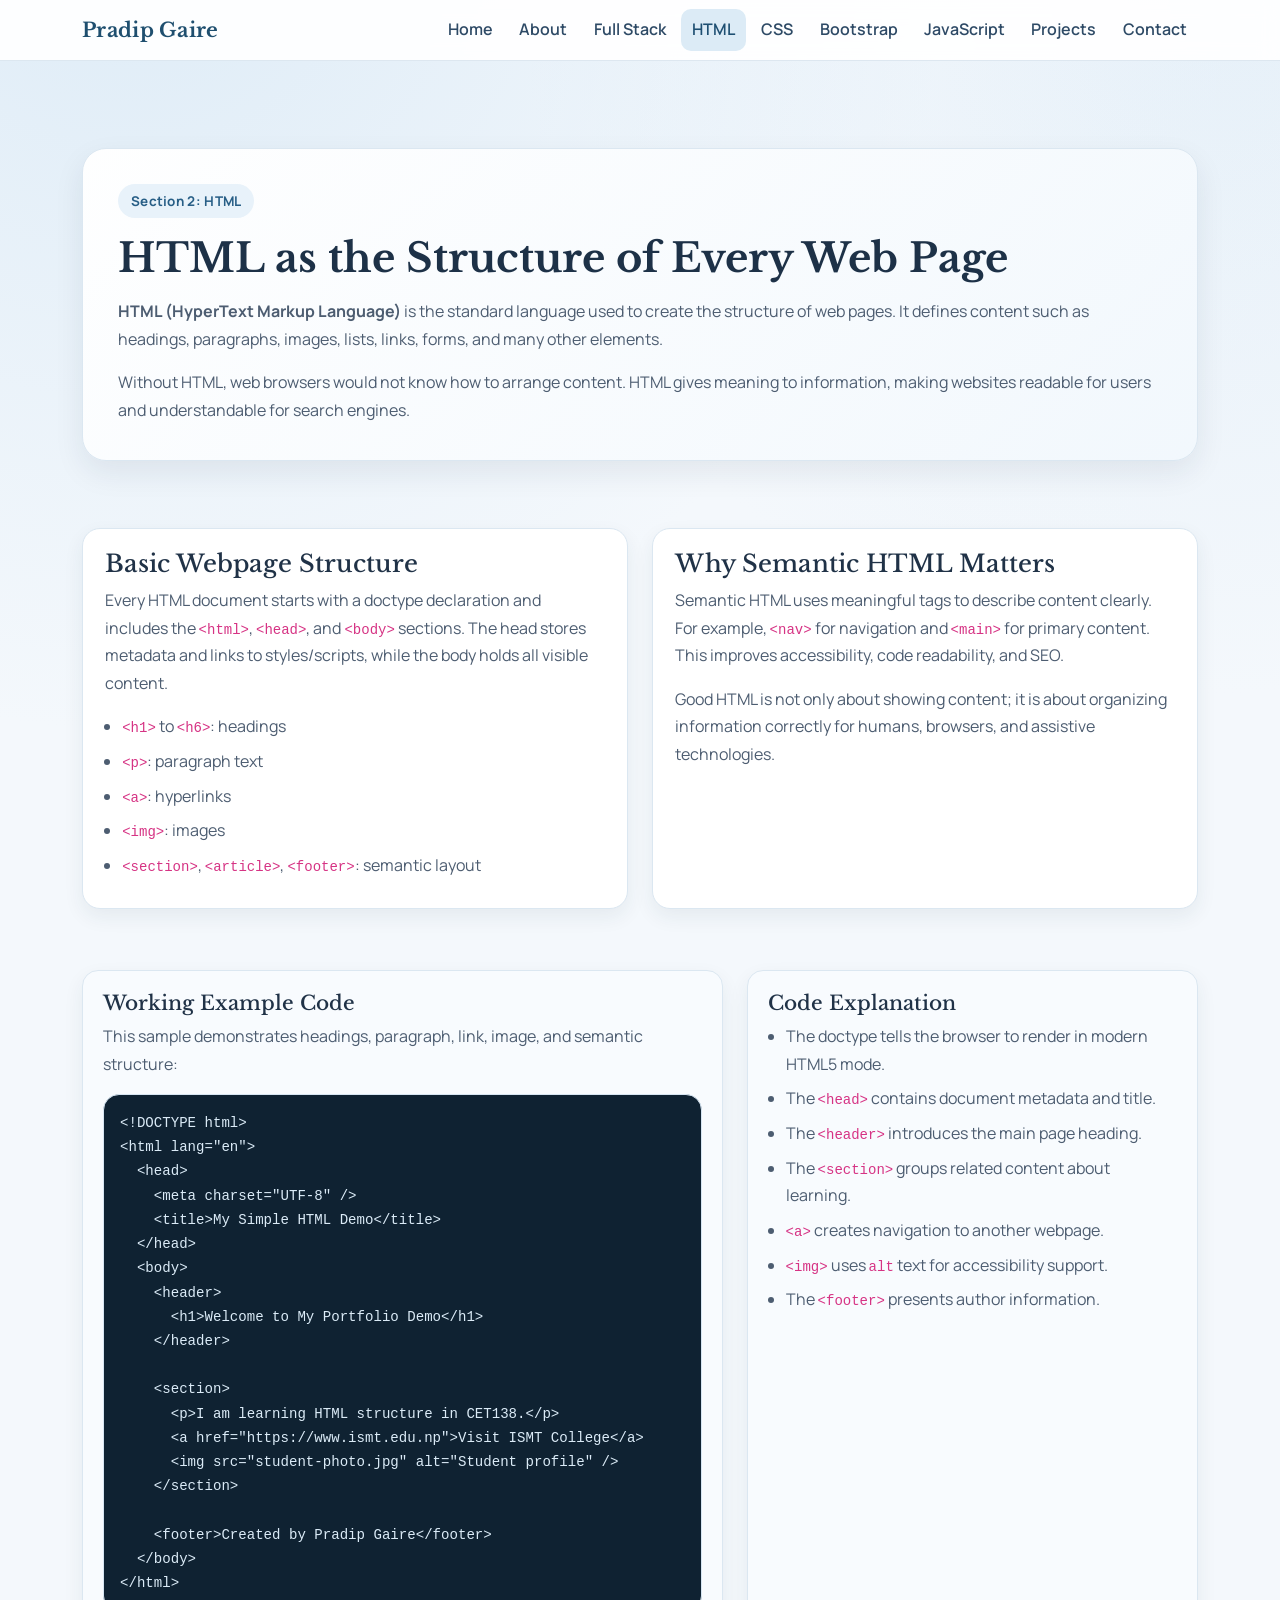
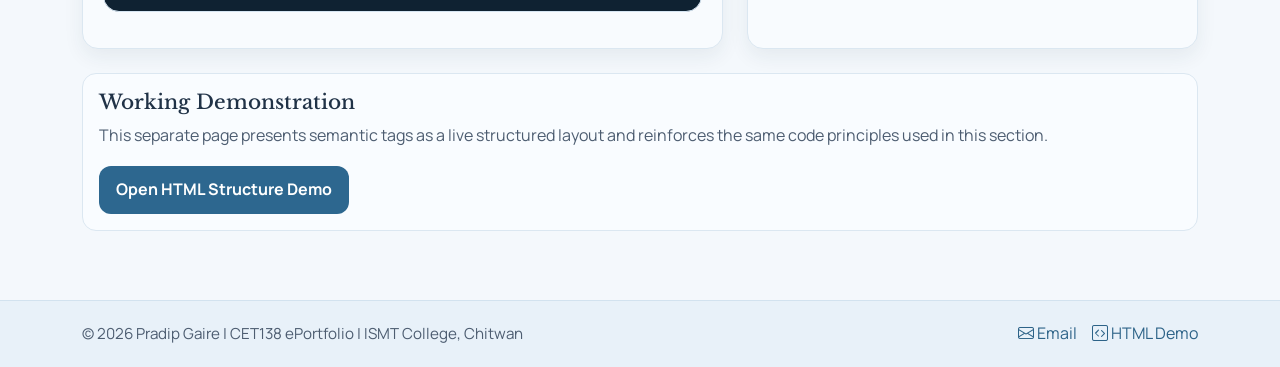
<file: cet138-eportfolio/pages/html.html>
<!DOCTYPE html>
<html lang="en">
  <head>
    <meta charset="UTF-8" />
    <meta name="viewport" content="width=device-width, initial-scale=1.0" />
    <title>HTML | Pradip Gaire ePortfolio</title>
    <meta name="description" content="HTML concepts, common tags, and practical example for CET138 assignment." />
    <link href="https://cdn.jsdelivr.net/npm/bootstrap@5.3.3/dist/css/bootstrap.min.css" rel="stylesheet" integrity="sha384-QWTKZyjpPEjISv5WaRU9OFeRpok6YctnYmDr5pNlyT2bRjXh0JMhjY6hW+ALEwIH" crossorigin="anonymous" />
    <link rel="stylesheet" href="https://cdn.jsdelivr.net/npm/bootstrap-icons@1.11.3/font/bootstrap-icons.min.css" />
    <link rel="preconnect" href="https://fonts.googleapis.com" />
    <link rel="preconnect" href="https://fonts.gstatic.com" crossorigin />
    <link href="https://fonts.googleapis.com/css2?family=Libre+Baskerville:wght@400;700&amp;family=Manrope:wght@400;500;600;700&amp;display=swap" rel="stylesheet" />
    <link rel="stylesheet" href="../css/style.css" />
  </head>
  <body>
    <div class="page-shell">
      <nav class="navbar navbar-expand-lg sticky-top">
        <div class="container">
          <a class="navbar-brand fw-bold" href="../index.html">Pradip Gaire</a>
          <button class="navbar-toggler" type="button" data-bs-toggle="collapse" data-bs-target="#mainNav" aria-controls="mainNav" aria-expanded="false" aria-label="Toggle navigation"><span class="navbar-toggler-icon"></span></button>
          <div class="collapse navbar-collapse" id="mainNav">
            <ul class="navbar-nav ms-auto align-items-lg-center gap-lg-1">
              <li class="nav-item"><a data-nav-link class="nav-link" href="../index.html">Home</a></li>
              <li class="nav-item"><a data-nav-link class="nav-link" href="about.html">About</a></li>
              <li class="nav-item"><a data-nav-link class="nav-link" href="full-stack.html">Full Stack</a></li>
              <li class="nav-item"><a data-nav-link class="nav-link" href="html.html">HTML</a></li>
              <li class="nav-item"><a data-nav-link class="nav-link" href="css.html">CSS</a></li>
              <li class="nav-item"><a data-nav-link class="nav-link" href="bootstrap.html">Bootstrap</a></li>
              <li class="nav-item"><a data-nav-link class="nav-link" href="javascript.html">JavaScript</a></li>
              <li class="nav-item"><a data-nav-link class="nav-link" href="projects.html">Projects</a></li>
              <li class="nav-item"><a data-nav-link class="nav-link" href="contact.html">Contact</a></li>
            </ul>
          </div>
        </div>
      </nav>

      <main class="main-content">
        <!-- HTML overview -->
        <section class="hero">
          <div class="container">
            <div class="hero-card reveal">
              <span class="hero-tag">Section 2: HTML</span>
              <h1 class="display-6 fw-bold">HTML as the Structure of Every Web Page</h1>
              <p>
                <strong>HTML (HyperText Markup Language)</strong> is the standard language used to create the structure
                of web pages. It defines content such as headings, paragraphs, images, lists, links, forms, and many
                other elements.
              </p>
              <p class="mb-0">
                Without HTML, web browsers would not know how to arrange content. HTML gives meaning to information,
                making websites readable for users and understandable for search engines.
              </p>
            </div>
          </div>
        </section>

        <section class="content-section pt-0">
          <div class="container">
            <div class="row g-4">
              <div class="col-lg-6 reveal">
                <div class="section-box h-100">
                  <h2 class="h4">Basic Webpage Structure</h2>
                  <p>
                    Every HTML document starts with a doctype declaration and includes the <code>&lt;html&gt;</code>,
                    <code>&lt;head&gt;</code>, and <code>&lt;body&gt;</code> sections. The head stores metadata and links
                    to styles/scripts, while the body holds all visible content.
                  </p>
                  <ul class="list-clean mb-0">
                    <li><code>&lt;h1&gt;</code> to <code>&lt;h6&gt;</code>: headings</li>
                    <li><code>&lt;p&gt;</code>: paragraph text</li>
                    <li><code>&lt;a&gt;</code>: hyperlinks</li>
                    <li><code>&lt;img&gt;</code>: images</li>
                    <li><code>&lt;section&gt;</code>, <code>&lt;article&gt;</code>, <code>&lt;footer&gt;</code>: semantic layout</li>
                  </ul>
                </div>
              </div>

              <div class="col-lg-6 reveal">
                <div class="section-box h-100">
                  <h2 class="h4">Why Semantic HTML Matters</h2>
                  <p>
                    Semantic HTML uses meaningful tags to describe content clearly. For example,
                    <code>&lt;nav&gt;</code> for navigation and <code>&lt;main&gt;</code> for primary content.
                    This improves accessibility, code readability, and SEO.
                  </p>
                  <p class="mb-0">
                    Good HTML is not only about showing content; it is about organizing information correctly for
                    humans, browsers, and assistive technologies.
                  </p>
                </div>
              </div>
            </div>
          </div>
        </section>

        <section class="content-section">
          <div class="container">
            <div class="row g-4">
              <div class="col-lg-7 reveal">
                <div class="topic-card h-100">
                  <h3 class="h5">Working Example Code</h3>
                  <p>This sample demonstrates headings, paragraph, link, image, and semantic structure:</p>
                  <pre class="code-panel"><code>&lt;!DOCTYPE html&gt;
&lt;html lang="en"&gt;
  &lt;head&gt;
    &lt;meta charset="UTF-8" /&gt;
    &lt;title&gt;My Simple HTML Demo&lt;/title&gt;
  &lt;/head&gt;
  &lt;body&gt;
    &lt;header&gt;
      &lt;h1&gt;Welcome to My Portfolio Demo&lt;/h1&gt;
    &lt;/header&gt;

    &lt;section&gt;
      &lt;p&gt;I am learning HTML structure in CET138.&lt;/p&gt;
      &lt;a href="https://www.ismt.edu.np"&gt;Visit ISMT College&lt;/a&gt;
      &lt;img src=&quot;student-photo.jpg&quot; alt=&quot;Student profile&quot; /&gt;
    &lt;/section&gt;

    &lt;footer&gt;Created by Pradip Gaire&lt;/footer&gt;
  &lt;/body&gt;
&lt;/html&gt;</code></pre>
                </div>
              </div>

              <div class="col-lg-5 reveal">
                <div class="topic-card h-100">
                  <h3 class="h5">Code Explanation</h3>
                  <ul class="list-clean mb-0">
                    <li>The doctype tells the browser to render in modern HTML5 mode.</li>
                    <li>The <code>&lt;head&gt;</code> contains document metadata and title.</li>
                    <li>The <code>&lt;header&gt;</code> introduces the main page heading.</li>
                    <li>The <code>&lt;section&gt;</code> groups related content about learning.</li>
                    <li><code>&lt;a&gt;</code> creates navigation to another webpage.</li>
                    <li><code>&lt;img&gt;</code> uses <code>alt</code> text for accessibility support.</li>
                    <li>The <code>&lt;footer&gt;</code> presents author information.</li>
                  </ul>
                </div>
              </div>
            </div>

            <div class="demo-box mt-4 reveal">
              <h4 class="h5 mb-2">Working Demonstration</h4>
              <p class="mb-3">
                This separate page presents semantic tags as a live structured layout and reinforces the same code
                principles used in this section.
              </p>
              <a class="soft-btn soft-btn-primary d-inline-block" href="../demos/html-structure-demo.html">Open HTML Structure Demo</a>
            </div>
          </div>
        </section>
      </main>

      <footer class="site-footer">
        <div class="container d-md-flex justify-content-between align-items-center">
          <p>&copy; 2026 Pradip Gaire | CET138 ePortfolio | ISMT College, Chitwan</p>
          <div class="footer-links">
            <a href="mailto:pradipgaire10@gmail.com"><i class="bi bi-envelope"></i> Email</a>
            <a href="../demos/html-structure-demo.html"><i class="bi bi-code-square"></i> HTML Demo</a>
          </div>
        </div>
      </footer>
    </div>

    <script src="https://cdn.jsdelivr.net/npm/bootstrap@5.3.3/dist/js/bootstrap.bundle.min.js" integrity="sha384-YvpcrYf0tY3lHB60NNkmXc5s9fDVZLESaAA55NDzOxhy9GkcIdslK1eN7N6jIeHz" crossorigin="anonymous"></script>
    <script src="../js/main.js"></script>
  </body>
</html>
</file>
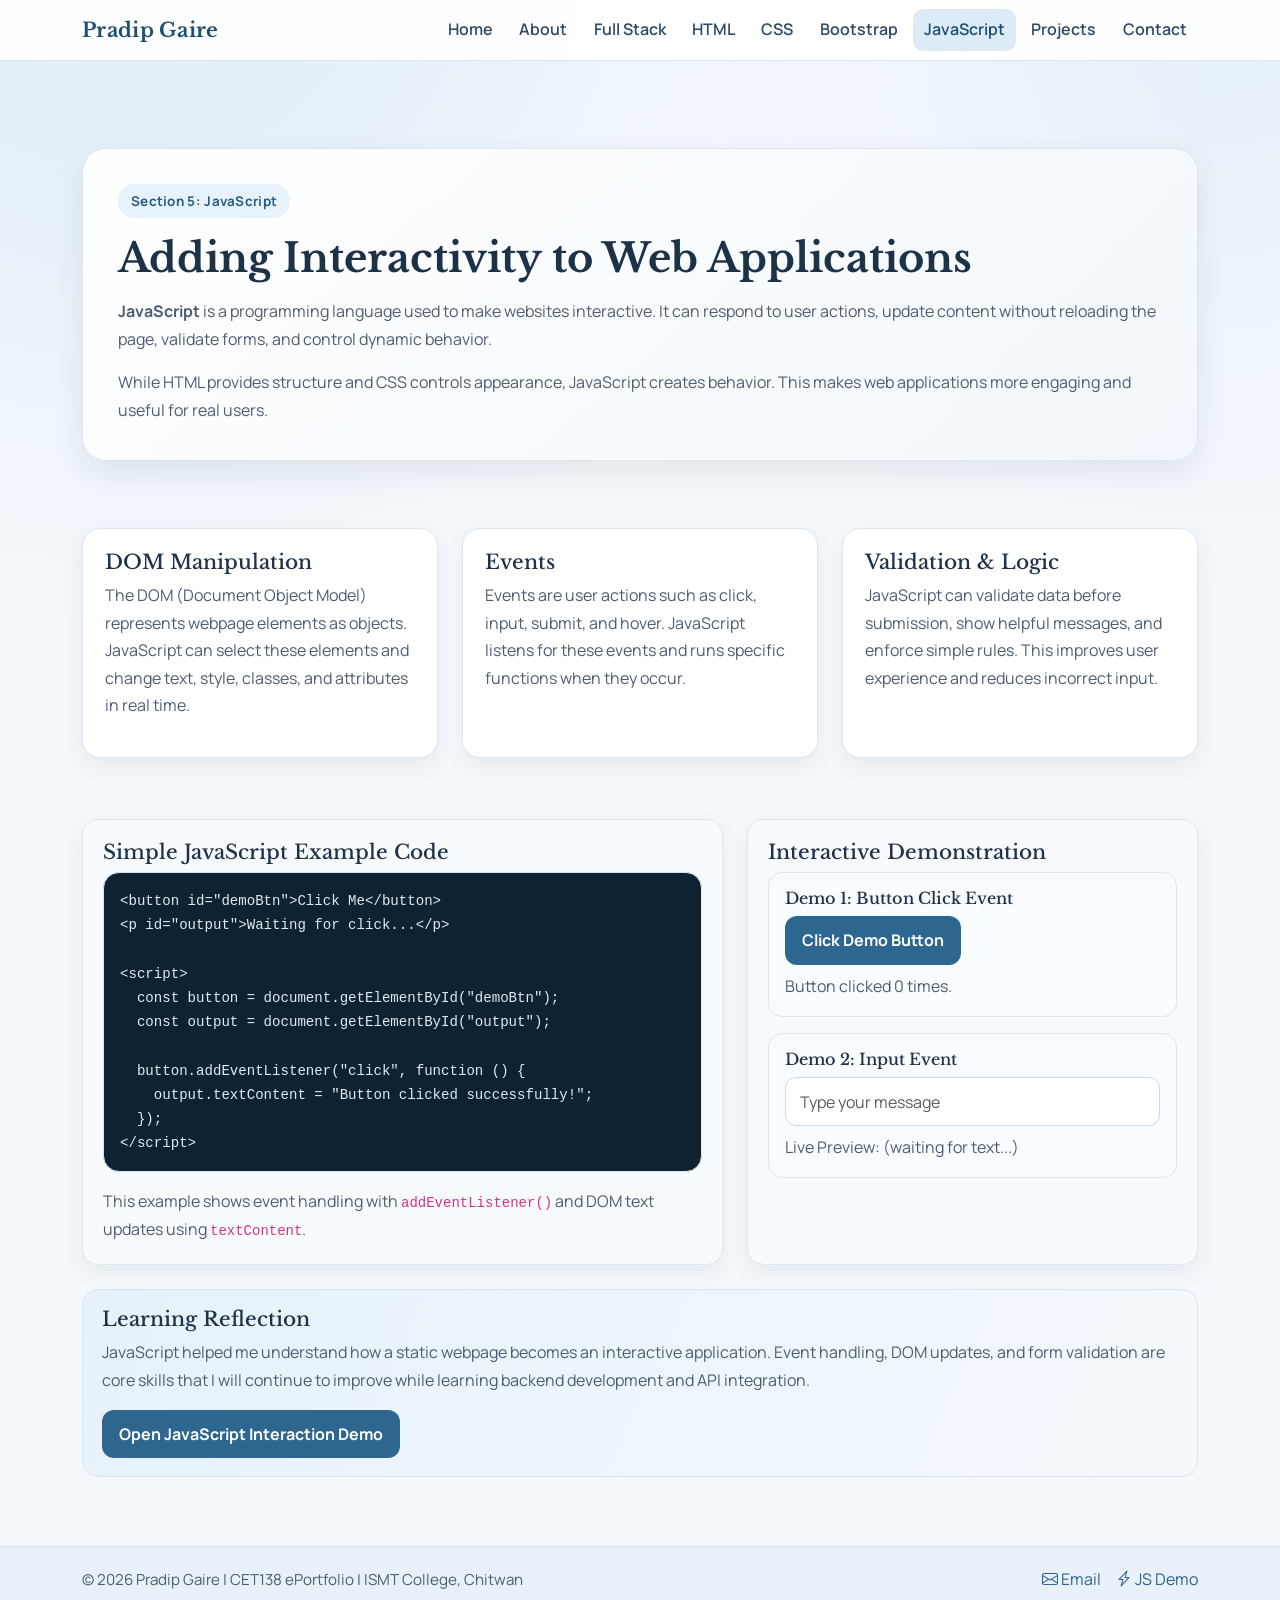
<file: cet138-eportfolio/pages/javascript.html>
<!DOCTYPE html>
<html lang="en">
  <head>
    <meta charset="UTF-8" />
    <meta name="viewport" content="width=device-width, initial-scale=1.0" />
    <title>JavaScript | Pradip Gaire ePortfolio</title>
    <meta name="description" content="JavaScript interactivity, DOM manipulation, events, and live mini demos." />
    <link href="https://cdn.jsdelivr.net/npm/bootstrap@5.3.3/dist/css/bootstrap.min.css" rel="stylesheet" integrity="sha384-QWTKZyjpPEjISv5WaRU9OFeRpok6YctnYmDr5pNlyT2bRjXh0JMhjY6hW+ALEwIH" crossorigin="anonymous" />
    <link rel="stylesheet" href="https://cdn.jsdelivr.net/npm/bootstrap-icons@1.11.3/font/bootstrap-icons.min.css" />
    <link rel="preconnect" href="https://fonts.googleapis.com" />
    <link rel="preconnect" href="https://fonts.gstatic.com" crossorigin />
    <link href="https://fonts.googleapis.com/css2?family=Libre+Baskerville:wght@400;700&amp;family=Manrope:wght@400;500;600;700&amp;display=swap" rel="stylesheet" />
    <link rel="stylesheet" href="../css/style.css" />
  </head>
  <body>
    <div class="page-shell">
      <nav class="navbar navbar-expand-lg sticky-top">
        <div class="container">
          <a class="navbar-brand fw-bold" href="../index.html">Pradip Gaire</a>
          <button class="navbar-toggler" type="button" data-bs-toggle="collapse" data-bs-target="#mainNav" aria-controls="mainNav" aria-expanded="false" aria-label="Toggle navigation"><span class="navbar-toggler-icon"></span></button>
          <div class="collapse navbar-collapse" id="mainNav">
            <ul class="navbar-nav ms-auto align-items-lg-center gap-lg-1">
              <li class="nav-item"><a data-nav-link class="nav-link" href="../index.html">Home</a></li>
              <li class="nav-item"><a data-nav-link class="nav-link" href="about.html">About</a></li>
              <li class="nav-item"><a data-nav-link class="nav-link" href="full-stack.html">Full Stack</a></li>
              <li class="nav-item"><a data-nav-link class="nav-link" href="html.html">HTML</a></li>
              <li class="nav-item"><a data-nav-link class="nav-link" href="css.html">CSS</a></li>
              <li class="nav-item"><a data-nav-link class="nav-link" href="bootstrap.html">Bootstrap</a></li>
              <li class="nav-item"><a data-nav-link class="nav-link" href="javascript.html">JavaScript</a></li>
              <li class="nav-item"><a data-nav-link class="nav-link" href="projects.html">Projects</a></li>
              <li class="nav-item"><a data-nav-link class="nav-link" href="contact.html">Contact</a></li>
            </ul>
          </div>
        </div>
      </nav>

      <main class="main-content">
        <!-- JavaScript introduction -->
        <section class="hero">
          <div class="container">
            <div class="hero-card reveal">
              <span class="hero-tag">Section 5: JavaScript</span>
              <h1 class="display-6 fw-bold">Adding Interactivity to Web Applications</h1>
              <p>
                <strong>JavaScript</strong> is a programming language used to make websites interactive. It can respond
                to user actions, update content without reloading the page, validate forms, and control dynamic behavior.
              </p>
              <p class="mb-0">
                While HTML provides structure and CSS controls appearance, JavaScript creates behavior. This makes web
                applications more engaging and useful for real users.
              </p>
            </div>
          </div>
        </section>

        <section class="content-section pt-0">
          <div class="container">
            <div class="row g-4">
              <div class="col-lg-4 reveal">
                <div class="section-box h-100">
                  <h2 class="h5">DOM Manipulation</h2>
                  <p>
                    The DOM (Document Object Model) represents webpage elements as objects. JavaScript can select these
                    elements and change text, style, classes, and attributes in real time.
                  </p>
                </div>
              </div>
              <div class="col-lg-4 reveal">
                <div class="section-box h-100">
                  <h2 class="h5">Events</h2>
                  <p>
                    Events are user actions such as click, input, submit, and hover. JavaScript listens for these events
                    and runs specific functions when they occur.
                  </p>
                </div>
              </div>
              <div class="col-lg-4 reveal">
                <div class="section-box h-100">
                  <h2 class="h5">Validation &amp; Logic</h2>
                  <p>
                    JavaScript can validate data before submission, show helpful messages, and enforce simple rules.
                    This improves user experience and reduces incorrect input.
                  </p>
                </div>
              </div>
            </div>
          </div>
        </section>

        <section class="content-section">
          <div class="container">
            <div class="row g-4">
              <div class="col-lg-7 reveal">
                <div class="topic-card h-100">
                  <h3 class="h5">Simple JavaScript Example Code</h3>
                  <pre class="code-panel"><code>&lt;button id="demoBtn"&gt;Click Me&lt;/button&gt;
&lt;p id="output"&gt;Waiting for click...&lt;/p&gt;

&lt;script&gt;
  const button = document.getElementById("demoBtn");
  const output = document.getElementById("output");

  button.addEventListener("click", function () {
    output.textContent = "Button clicked successfully!";
  });
&lt;/script&gt;</code></pre>
                  <p class="mt-3 mb-0">
                    This example shows event handling with <code>addEventListener()</code> and DOM text updates using
                    <code>textContent</code>.
                  </p>
                </div>
              </div>

              <div class="col-lg-5 reveal">
                <div class="topic-card h-100">
                  <h3 class="h5">Interactive Demonstration</h3>
                  <div class="demo-box mb-3">
                    <h4 class="h6">Demo 1: Button Click Event</h4>
                    <button id="demo-click-btn" class="soft-btn soft-btn-primary" type="button">Click Demo Button</button>
                    <p id="demo-click-output" class="mb-0 mt-2">Button clicked 0 times.</p>
                  </div>

                  <div class="demo-box">
                    <h4 class="h6">Demo 2: Input Event</h4>
                    <input id="demo-input-field" class="form-control" type="text" placeholder="Type your message" />
                    <p id="demo-input-output" class="mb-0 mt-2">Live Preview: (waiting for text...)</p>
                  </div>
                </div>
              </div>
            </div>

            <div class="info-strip mt-4 reveal">
              <h4 class="h5 mb-2">Learning Reflection</h4>
              <p class="mb-0">
                JavaScript helped me understand how a static webpage becomes an interactive application. Event handling,
                DOM updates, and form validation are core skills that I will continue to improve while learning backend
                development and API integration.
              </p>
              <a class="soft-btn soft-btn-primary d-inline-block mt-3" href="../demos/javascript-interaction-demo.html">Open JavaScript Interaction Demo</a>
            </div>
          </div>
        </section>
      </main>

      <footer class="site-footer">
        <div class="container d-md-flex justify-content-between align-items-center">
          <p>&copy; 2026 Pradip Gaire | CET138 ePortfolio | ISMT College, Chitwan</p>
          <div class="footer-links">
            <a href="mailto:pradipgaire10@gmail.com"><i class="bi bi-envelope"></i> Email</a>
            <a href="../demos/javascript-interaction-demo.html"><i class="bi bi-lightning-charge"></i> JS Demo</a>
          </div>
        </div>
      </footer>
    </div>

    <script src="https://cdn.jsdelivr.net/npm/bootstrap@5.3.3/dist/js/bootstrap.bundle.min.js" integrity="sha384-YvpcrYf0tY3lHB60NNkmXc5s9fDVZLESaAA55NDzOxhy9GkcIdslK1eN7N6jIeHz" crossorigin="anonymous"></script>
    <script src="../js/main.js"></script>
  </body>
</html>
</file>
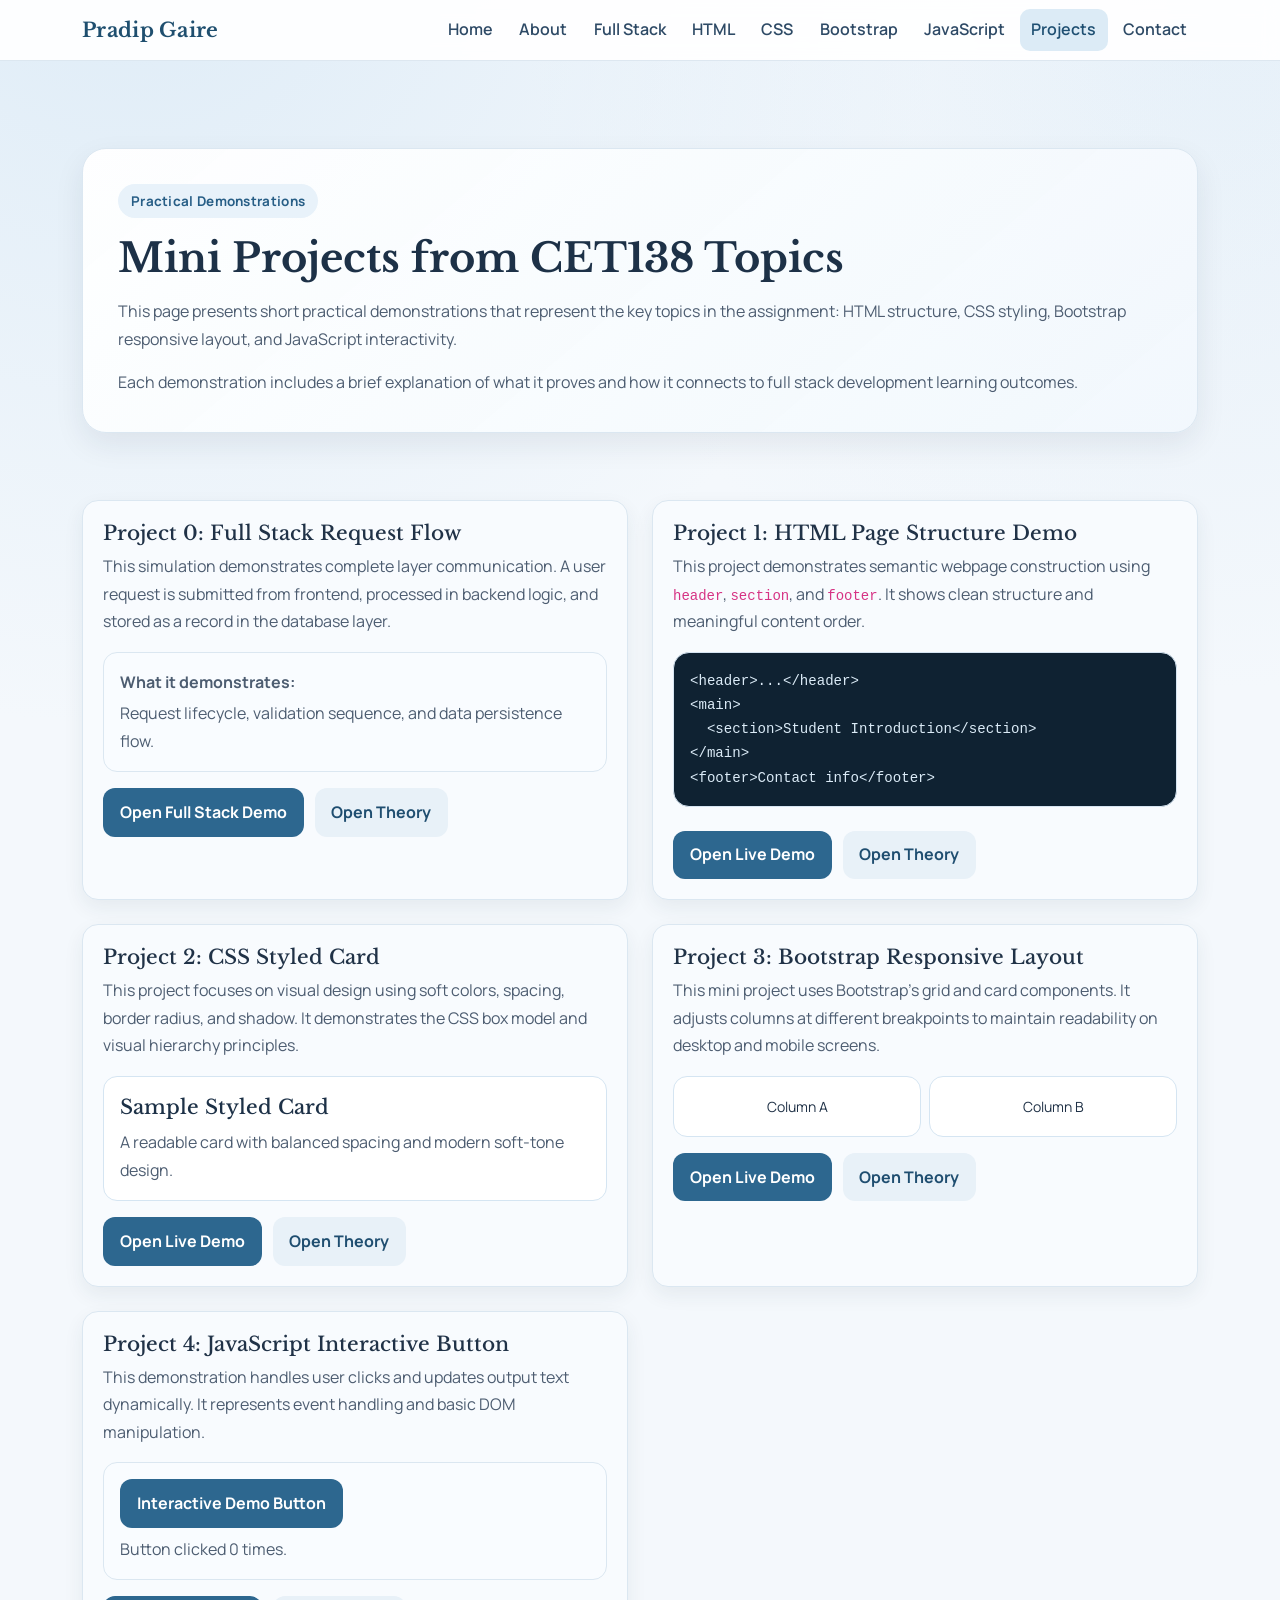
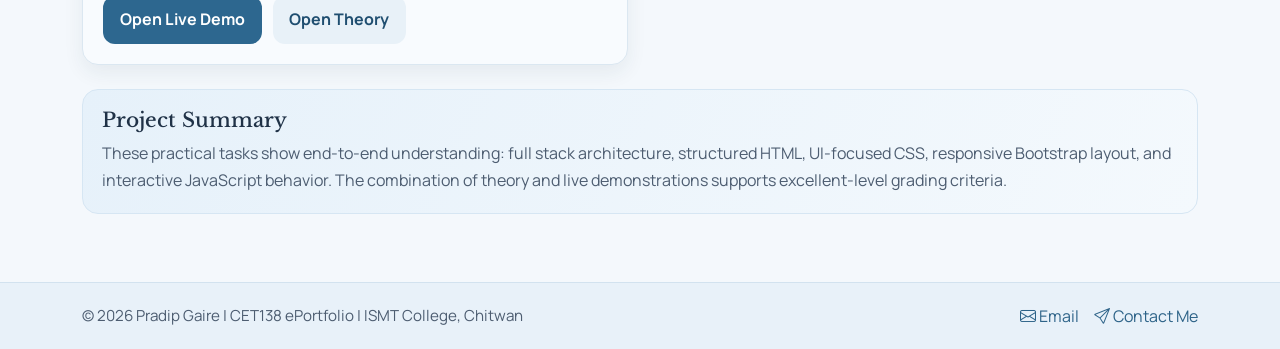
<file: cet138-eportfolio/pages/projects.html>
<!DOCTYPE html>
<html lang="en">
  <head>
    <meta charset="UTF-8" />
    <meta name="viewport" content="width=device-width, initial-scale=1.0" />
    <title>Projects | Pradip Gaire ePortfolio</title>
    <meta name="description" content="Practical demonstrations for HTML, CSS, Bootstrap, and JavaScript sections." />
    <link href="https://cdn.jsdelivr.net/npm/bootstrap@5.3.3/dist/css/bootstrap.min.css" rel="stylesheet" integrity="sha384-QWTKZyjpPEjISv5WaRU9OFeRpok6YctnYmDr5pNlyT2bRjXh0JMhjY6hW+ALEwIH" crossorigin="anonymous" />
    <link rel="stylesheet" href="https://cdn.jsdelivr.net/npm/bootstrap-icons@1.11.3/font/bootstrap-icons.min.css" />
    <link rel="preconnect" href="https://fonts.googleapis.com" />
    <link rel="preconnect" href="https://fonts.gstatic.com" crossorigin />
    <link href="https://fonts.googleapis.com/css2?family=Libre+Baskerville:wght@400;700&amp;family=Manrope:wght@400;500;600;700&amp;display=swap" rel="stylesheet" />
    <link rel="stylesheet" href="../css/style.css" />
  </head>
  <body>
    <div class="page-shell">
      <nav class="navbar navbar-expand-lg sticky-top">
        <div class="container">
          <a class="navbar-brand fw-bold" href="../index.html">Pradip Gaire</a>
          <button class="navbar-toggler" type="button" data-bs-toggle="collapse" data-bs-target="#mainNav" aria-controls="mainNav" aria-expanded="false" aria-label="Toggle navigation"><span class="navbar-toggler-icon"></span></button>
          <div class="collapse navbar-collapse" id="mainNav">
            <ul class="navbar-nav ms-auto align-items-lg-center gap-lg-1">
              <li class="nav-item"><a data-nav-link class="nav-link" href="../index.html">Home</a></li>
              <li class="nav-item"><a data-nav-link class="nav-link" href="about.html">About</a></li>
              <li class="nav-item"><a data-nav-link class="nav-link" href="full-stack.html">Full Stack</a></li>
              <li class="nav-item"><a data-nav-link class="nav-link" href="html.html">HTML</a></li>
              <li class="nav-item"><a data-nav-link class="nav-link" href="css.html">CSS</a></li>
              <li class="nav-item"><a data-nav-link class="nav-link" href="bootstrap.html">Bootstrap</a></li>
              <li class="nav-item"><a data-nav-link class="nav-link" href="javascript.html">JavaScript</a></li>
              <li class="nav-item"><a data-nav-link class="nav-link" href="projects.html">Projects</a></li>
              <li class="nav-item"><a data-nav-link class="nav-link" href="contact.html">Contact</a></li>
            </ul>
          </div>
        </div>
      </nav>

      <main class="main-content">
        <!-- Projects overview -->
        <section class="hero">
          <div class="container">
            <div class="hero-card reveal">
              <span class="hero-tag">Practical Demonstrations</span>
              <h1 class="display-6 fw-bold">Mini Projects from CET138 Topics</h1>
              <p>
                This page presents short practical demonstrations that represent the key topics in the assignment:
                HTML structure, CSS styling, Bootstrap responsive layout, and JavaScript interactivity.
              </p>
              <p class="mb-0">
                Each demonstration includes a brief explanation of what it proves and how it connects to full stack
                development learning outcomes.
              </p>
            </div>
          </div>
        </section>

        <section class="content-section pt-0">
          <div class="container">
            <div class="row g-4">
              <div class="col-lg-6 reveal">
                <div class="project-card h-100">
                  <h2 class="h5">Project 0: Full Stack Request Flow</h2>
                  <p>
                    This simulation demonstrates complete layer communication. A user request is submitted from frontend,
                    processed in backend logic, and stored as a record in the database layer.
                  </p>
                  <div class="demo-box">
                    <p class="mb-1"><strong>What it demonstrates:</strong></p>
                    <p class="mb-0">Request lifecycle, validation sequence, and data persistence flow.</p>
                  </div>
                  <a class="soft-btn soft-btn-primary d-inline-block mt-3" href="../demos/full-stack-flow-demo.html">Open Full Stack Demo</a>
                  <a class="soft-btn soft-btn-outline d-inline-block mt-3 ms-2" href="full-stack.html">Open Theory</a>
                </div>
              </div>

              <div class="col-lg-6 reveal">
                <div class="project-card h-100">
                  <h2 class="h5">Project 1: HTML Page Structure Demo</h2>
                  <p>
                    This project demonstrates semantic webpage construction using <code>header</code>,
                    <code>section</code>, and <code>footer</code>. It shows clean structure and meaningful content order.
                  </p>
                  <pre class="code-panel"><code>&lt;header&gt;...&lt;/header&gt;
&lt;main&gt;
  &lt;section&gt;Student Introduction&lt;/section&gt;
&lt;/main&gt;
&lt;footer&gt;Contact info&lt;/footer&gt;</code></pre>
                  <a class="soft-btn soft-btn-primary d-inline-block mt-2" href="../demos/html-structure-demo.html">Open Live Demo</a>
                  <a class="soft-btn soft-btn-outline d-inline-block mt-2 ms-2" href="html.html">Open Theory</a>
                </div>
              </div>

              <div class="col-lg-6 reveal">
                <div class="project-card h-100">
                  <h2 class="h5">Project 2: CSS Styled Card</h2>
                  <p>
                    This project focuses on visual design using soft colors, spacing, border radius, and shadow.
                    It demonstrates the CSS box model and visual hierarchy principles.
                  </p>
                  <div class="mini-card">
                    <h5>Sample Styled Card</h5>
                    <p class="mb-0">A readable card with balanced spacing and modern soft-tone design.</p>
                  </div>
                  <a class="soft-btn soft-btn-primary d-inline-block mt-3" href="../demos/css-styled-card-demo.html">Open Live Demo</a>
                  <a class="soft-btn soft-btn-outline d-inline-block mt-3 ms-2" href="css.html">Open Theory</a>
                </div>
              </div>

              <div class="col-lg-6 reveal">
                <div class="project-card h-100">
                  <h2 class="h5">Project 3: Bootstrap Responsive Layout</h2>
                  <p>
                    This mini project uses Bootstrap's grid and card components. It adjusts columns at different
                    breakpoints to maintain readability on desktop and mobile screens.
                  </p>
                  <div class="row g-2">
                    <div class="col-6">
                      <div class="mini-card text-center"><small>Column A</small></div>
                    </div>
                    <div class="col-6">
                      <div class="mini-card text-center"><small>Column B</small></div>
                    </div>
                  </div>
                  <a class="soft-btn soft-btn-primary d-inline-block mt-3" href="../demos/bootstrap-grid-demo.html">Open Live Demo</a>
                  <a class="soft-btn soft-btn-outline d-inline-block mt-3 ms-2" href="bootstrap.html">Open Theory</a>
                </div>
              </div>

              <div class="col-lg-6 reveal">
                <div class="project-card h-100">
                  <h2 class="h5">Project 4: JavaScript Interactive Button</h2>
                  <p>
                    This demonstration handles user clicks and updates output text dynamically.
                    It represents event handling and basic DOM manipulation.
                  </p>
                  <div class="demo-box">
                    <button id="demo-click-btn" class="soft-btn soft-btn-primary" type="button">Interactive Demo Button</button>
                    <p id="demo-click-output" class="mb-0 mt-2">Button clicked 0 times.</p>
                  </div>
                  <a class="soft-btn soft-btn-primary d-inline-block mt-3" href="../demos/javascript-interaction-demo.html">Open Live Demo</a>
                  <a class="soft-btn soft-btn-outline d-inline-block mt-3 ms-2" href="javascript.html">Open Theory</a>
                </div>
              </div>
            </div>

            <div class="info-strip mt-4 reveal">
              <h3 class="h5 mb-2">Project Summary</h3>
              <p class="mb-0">
                These practical tasks show end-to-end understanding: full stack architecture, structured HTML,
                UI-focused CSS, responsive Bootstrap layout, and interactive JavaScript behavior. The combination of
                theory and live demonstrations supports excellent-level grading criteria.
              </p>
            </div>
          </div>
        </section>
      </main>

      <footer class="site-footer">
        <div class="container d-md-flex justify-content-between align-items-center">
          <p>&copy; 2026 Pradip Gaire | CET138 ePortfolio | ISMT College, Chitwan</p>
          <div class="footer-links">
            <a href="mailto:pradipgaire10@gmail.com"><i class="bi bi-envelope"></i> Email</a>
            <a href="contact.html"><i class="bi bi-send"></i> Contact Me</a>
          </div>
        </div>
      </footer>
    </div>

    <script src="https://cdn.jsdelivr.net/npm/bootstrap@5.3.3/dist/js/bootstrap.bundle.min.js" integrity="sha384-YvpcrYf0tY3lHB60NNkmXc5s9fDVZLESaAA55NDzOxhy9GkcIdslK1eN7N6jIeHz" crossorigin="anonymous"></script>
    <script src="../js/main.js"></script>
  </body>
</html>
</file>
<file: cet138-eportfolio/css/style.css>
/* ------------------------------
   Global Theme Variables
   ------------------------------ */
:root {
  --bg-main: #f4f8fc;
  --bg-soft: #e9f1f8;
  --surface: #ffffff;
  --surface-alt: #f8fbfe;
  --text-main: #203247;
  --text-soft: #4d5d71;
  --brand: #2d678f;
  --brand-dark: #1f4f6f;
  --accent: #7fa9c7;
  --border-soft: #dbe7f1;
  --success: #2a8b6b;
  --shadow-soft: 0 12px 30px rgba(22, 44, 68, 0.08);
  --shadow-card: 0 8px 20px rgba(30, 51, 74, 0.07);
}

* {
  box-sizing: border-box;
}

html {
  scroll-behavior: smooth;
}

body {
  margin: 0;
  color: var(--text-main);
  font-family: "Manrope", "Segoe UI", sans-serif;
  line-height: 1.72;
  background:
    radial-gradient(circle at 10% -5%, rgba(194, 220, 240, 0.45) 0%, rgba(244, 248, 252, 0.2) 35%, rgba(244, 248, 252, 0) 55%),
    radial-gradient(circle at 95% 0%, rgba(214, 231, 245, 0.5) 0%, rgba(244, 248, 252, 0.15) 30%, rgba(244, 248, 252, 0) 50%),
    var(--bg-main);
}

h1,
h2,
h3,
h4,
h5 {
  font-family: "Libre Baskerville", Georgia, serif;
  color: #1d3147;
  line-height: 1.4;
}

p {
  color: var(--text-soft);
}

a {
  color: var(--brand);
  text-decoration: none;
}

a:hover {
  color: var(--brand-dark);
}

img {
  max-width: 100%;
  display: block;
}

.page-shell {
  min-height: 100vh;
  display: flex;
  flex-direction: column;
}

.main-content {
  flex: 1;
}

/* ------------------------------
   Navigation
   ------------------------------ */
.navbar {
  backdrop-filter: blur(10px);
  background: rgba(255, 255, 255, 0.92);
  border-bottom: 1px solid rgba(199, 216, 230, 0.6);
}

.navbar-brand {
  font-family: "Libre Baskerville", Georgia, serif;
  letter-spacing: 0.3px;
  color: var(--brand-dark) !important;
}

.navbar .nav-link {
  font-weight: 600;
  color: #2e4a66 !important;
  border-radius: 10px;
  padding: 0.45rem 0.7rem !important;
  transition: all 0.25s ease;
}

.navbar .nav-link:hover,
.navbar .nav-link:focus {
  background: #eaf2f8;
  color: var(--brand-dark) !important;
}

.navbar .nav-link.active-link {
  background: #dcebf6;
  color: #1e4f72 !important;
}

.navbar-toggler {
  border-color: #b9cee0;
}

.navbar-toggler:focus {
  box-shadow: 0 0 0 0.2rem rgba(66, 125, 167, 0.2);
}

.navbar-toggler-icon {
  background-image: url("data:image/svg+xml,%3csvg xmlns='http://www.w3.org/2000/svg' viewBox='0 0 30 30'%3e%3cpath stroke='rgba(34, 72, 102, 0.9)' stroke-linecap='round' stroke-miterlimit='10' stroke-width='2' d='M4 7h22M4 15h22M4 23h22'/%3e%3c/svg%3e");
}

/* ------------------------------
   Hero + Sections
   ------------------------------ */
.hero {
  padding: 5.4rem 0 4.2rem;
}

.hero-card {
  background: linear-gradient(140deg, rgba(255, 255, 255, 0.97), rgba(242, 248, 253, 0.95));
  border: 1px solid var(--border-soft);
  border-radius: 24px;
  padding: 2.2rem;
  box-shadow: var(--shadow-soft);
}

.hero-tag {
  display: inline-block;
  padding: 0.35rem 0.8rem;
  border-radius: 999px;
  background: #e8f2fa;
  color: #275e86;
  font-weight: 700;
  font-size: 0.84rem;
  letter-spacing: 0.3px;
}

.hero h1 {
  margin-top: 1rem;
  margin-bottom: 1rem;
}

.content-section {
  padding: 1.9rem 0;
}

.section-box {
  background: var(--surface);
  border: 1px solid var(--border-soft);
  border-radius: 18px;
  padding: 1.35rem;
  box-shadow: var(--shadow-card);
  height: 100%;
}

.section-box h3 {
  margin-top: 0.2rem;
}

.info-strip {
  background: linear-gradient(115deg, #e6f1fa, #f4f9fd);
  border: 1px solid #d6e6f3;
  border-radius: 16px;
  padding: 1.1rem 1.2rem;
}

.topic-card,
.project-card {
  background: var(--surface-alt);
  border: 1px solid var(--border-soft);
  border-radius: 16px;
  padding: 1.25rem;
  box-shadow: var(--shadow-card);
  height: 100%;
  transition: transform 0.25s ease, box-shadow 0.25s ease;
}

.topic-card:hover,
.project-card:hover {
  transform: translateY(-4px);
  box-shadow: 0 14px 26px rgba(31, 65, 98, 0.11);
}

.stat-pill {
  border: 1px solid #cce0f0;
  background: #f2f8fd;
  border-radius: 999px;
  padding: 0.4rem 0.95rem;
  font-weight: 700;
  font-size: 0.85rem;
  color: #2b5f85;
  display: inline-flex;
  align-items: center;
  gap: 0.35rem;
  margin: 0.2rem 0.3rem 0.2rem 0;
}

.code-panel {
  border: 1px solid #d6e5f2;
  background: #0f2232;
  color: #dbebf7;
  border-radius: 16px;
  padding: 1rem;
  overflow-x: auto;
}

.code-panel code {
  color: #dbebf7;
  font-size: 0.88rem;
}

.demo-box {
  border: 1px solid var(--border-soft);
  background: #f9fcff;
  border-radius: 14px;
  padding: 1rem;
}

.mini-card {
  border: 1px solid #d5e5f2;
  border-radius: 14px;
  background: #ffffff;
  padding: 1rem;
}

.mini-card h5 {
  margin-bottom: 0.55rem;
}

.soft-btn {
  border: none;
  border-radius: 12px;
  padding: 0.65rem 1.05rem;
  font-weight: 700;
  transition: transform 0.2s ease, background 0.25s ease;
}

.soft-btn-primary {
  background: var(--brand);
  color: #fff;
}

.soft-btn-primary:hover {
  background: var(--brand-dark);
  transform: translateY(-2px);
}

.soft-btn-outline {
  background: #e8f1f8;
  color: #1f4e70;
}

.soft-btn-outline:hover {
  background: #d7e9f7;
}

.list-clean {
  padding-left: 1.1rem;
}

.list-clean li {
  margin-bottom: 0.45rem;
  color: var(--text-soft);
}

.note-box {
  border-left: 4px solid #6ea0c3;
  background: #edf5fb;
  border-radius: 0 12px 12px 0;
  padding: 0.95rem 1rem;
}

/* ------------------------------
   Contact Form
   ------------------------------ */
.form-control,
.form-select {
  border-radius: 11px;
  border: 1px solid #c9dceb;
  padding: 0.7rem 0.85rem;
}

.form-control:focus,
.form-select:focus {
  box-shadow: 0 0 0 0.2rem rgba(80, 134, 175, 0.2);
  border-color: #74a6c8;
}

.feedback-text {
  font-weight: 600;
}

.feedback-success {
  color: var(--success);
}

.feedback-error {
  color: #ac3f3f;
}

/* ------------------------------
   Footer
   ------------------------------ */
.site-footer {
  margin-top: 2.4rem;
  padding: 1.2rem 0;
  background: #e8f1f9;
  border-top: 1px solid #d2e2ef;
}

.site-footer p {
  margin-bottom: 0;
  font-size: 0.95rem;
}

.footer-links a {
  margin-left: 0.75rem;
  color: #2d6388;
  transition: color 0.2s ease;
}

.footer-links a:hover {
  color: #1f4f71;
}

/* ------------------------------
   Reveal Animation
   ------------------------------ */
.reveal {
  opacity: 0;
  transform: translateY(16px);
  transition: opacity 0.6s ease, transform 0.6s ease;
}

.reveal.reveal-show {
  opacity: 1;
  transform: translateY(0);
}

@media (max-width: 992px) {
  .hero {
    padding-top: 4.7rem;
  }

  .hero-card {
    padding: 1.5rem;
  }
}

@media (max-width: 576px) {
  .hero {
    padding-top: 4.3rem;
  }

  .hero h1 {
    font-size: 1.75rem;
  }

  .site-footer {
    text-align: center;
  }

  .footer-links {
    margin-top: 0.55rem;
  }

  .footer-links a {
    margin: 0 0.35rem;
  }
}
</file>
<file: cet138-eportfolio/css/demos.css>
.demo-hero {
  padding: 3.8rem 0 2rem;
}

.demo-layout-card {
  background: #ffffff;
  border: 1px solid #d3e3f1;
  border-radius: 16px;
  padding: 1.15rem;
  box-shadow: 0 8px 18px rgba(32, 58, 82, 0.08);
}

.demo-chip {
  display: inline-block;
  background: #e8f2fb;
  border: 1px solid #cfe2f2;
  border-radius: 999px;
  color: #275f87;
  font-size: 0.8rem;
  font-weight: 700;
  padding: 0.25rem 0.65rem;
}

.flow-col {
  border: 1px solid #d7e6f3;
  border-radius: 14px;
  background: #f9fcff;
  padding: 0.9rem;
  min-height: 170px;
}

.flow-col h4 {
  font-size: 1rem;
  margin-bottom: 0.6rem;
}

.flow-col ul {
  padding-left: 1.1rem;
  margin-bottom: 0;
}

.flow-col li {
  margin-bottom: 0.35rem;
  color: #4b6076;
}

.semantic-box {
  border: 1px dashed #b7cfdf;
  border-radius: 10px;
  padding: 0.8rem;
  margin-bottom: 0.55rem;
  background: #f8fcff;
}

.semantic-box strong {
  color: #1e4f72;
}

.card-gallery {
  display: grid;
  grid-template-columns: repeat(auto-fit, minmax(220px, 1fr));
  gap: 1rem;
}

.card-demo {
  border: 1px solid #d8e7f3;
  border-radius: 14px;
  background: #ffffff;
  padding: 1rem;
  transition: transform 0.25s ease, box-shadow 0.25s ease;
}

.card-demo:hover {
  transform: translateY(-4px);
  box-shadow: 0 10px 20px rgba(31, 59, 86, 0.12);
}

.card-demo .small-tag {
  display: inline-block;
  background: #edf5fc;
  border: 1px solid #d3e3f2;
  border-radius: 999px;
  font-size: 0.75rem;
  font-weight: 700;
  color: #2b628a;
  padding: 0.2rem 0.55rem;
}

.box-model {
  background: #f6fbff;
  border: 1px solid #d7e6f2;
  border-radius: 12px;
  padding: 0.9rem;
}

.box-model .margin {
  background: #f5edf6;
  border: 1px dashed #b89ec0;
  padding: 0.7rem;
}

.box-model .border {
  background: #e9f4ff;
  border: 2px solid #88afd0;
  padding: 0.65rem;
}

.box-model .padding {
  background: #eef8ea;
  border: 1px dashed #9bb88f;
  padding: 0.65rem;
}

.box-model .content {
  background: #ffffff;
  border: 1px solid #c8dcee;
  padding: 0.5rem;
  text-align: center;
}

.demo-result {
  border-left: 4px solid #6694b5;
  background: #ecf5fb;
  border-radius: 0 10px 10px 0;
  padding: 0.75rem 0.85rem;
  margin-top: 0.6rem;
  color: #33536f;
}
</file>
